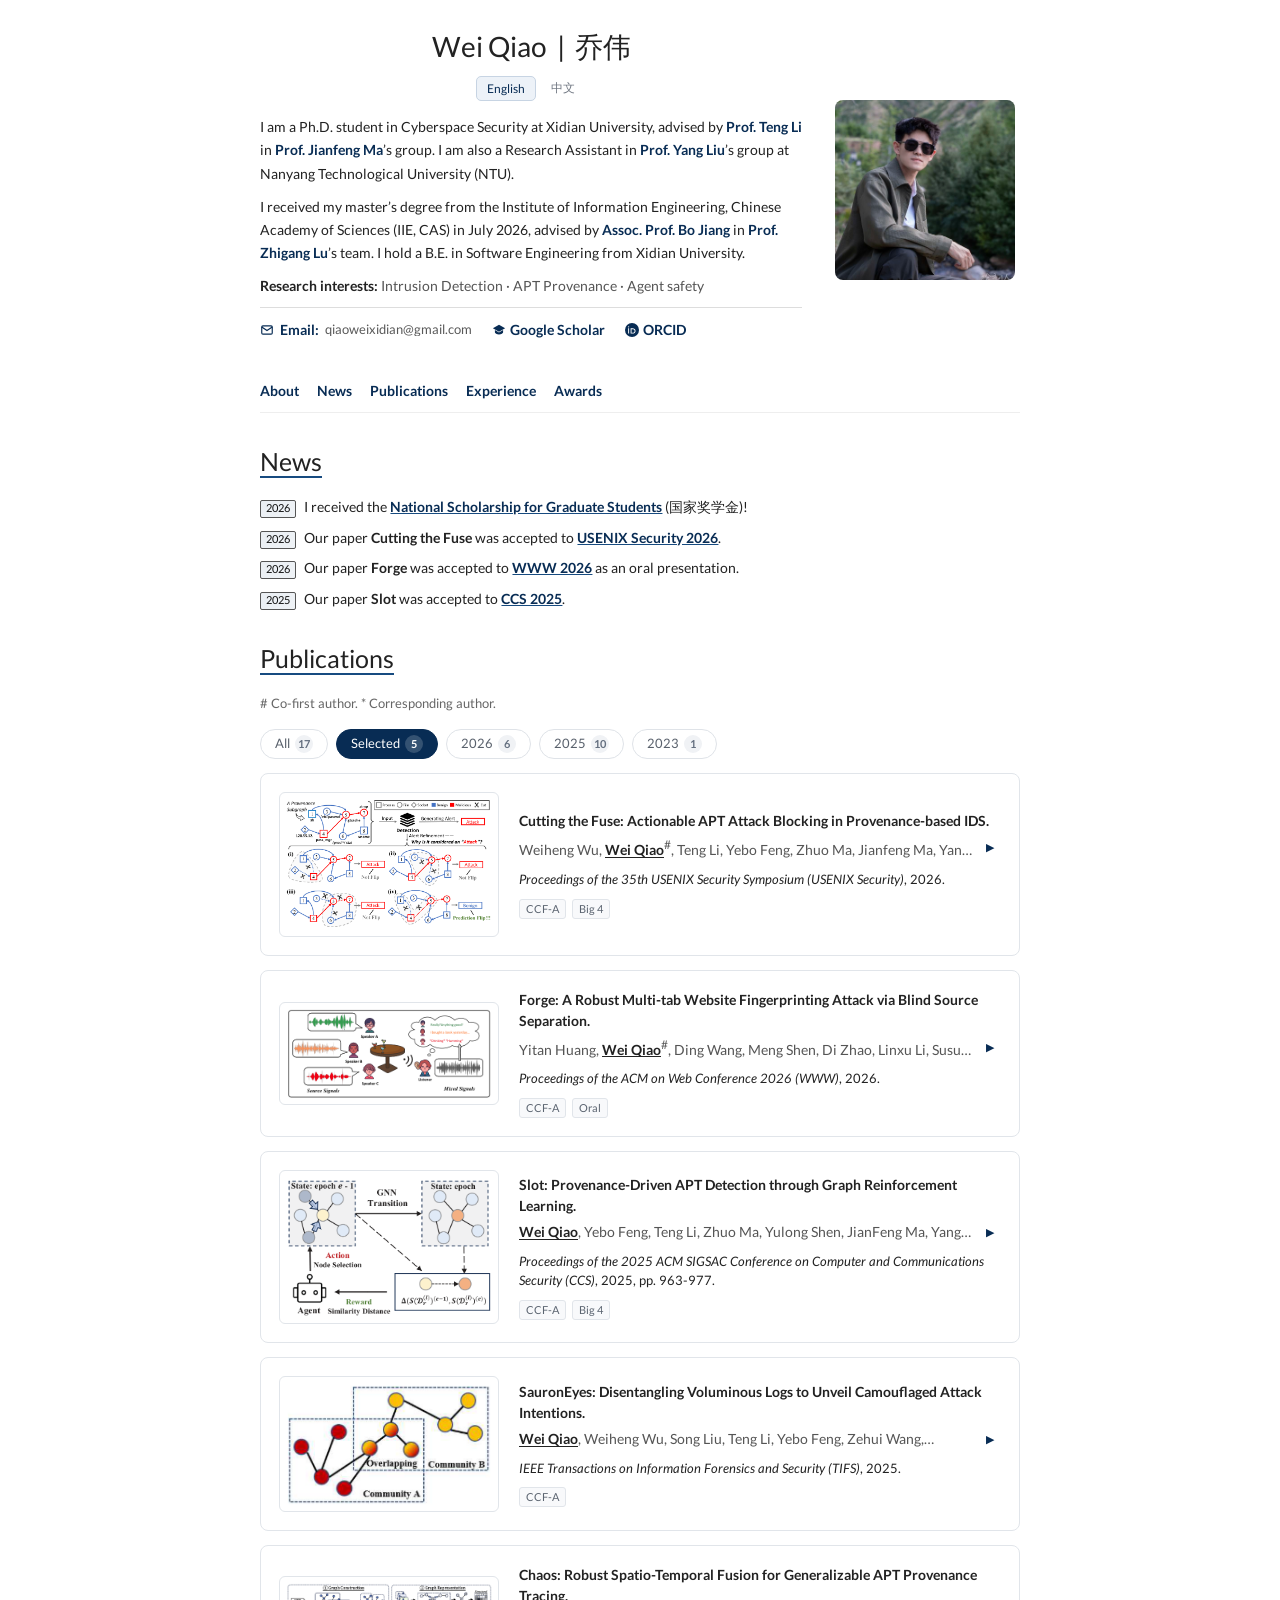
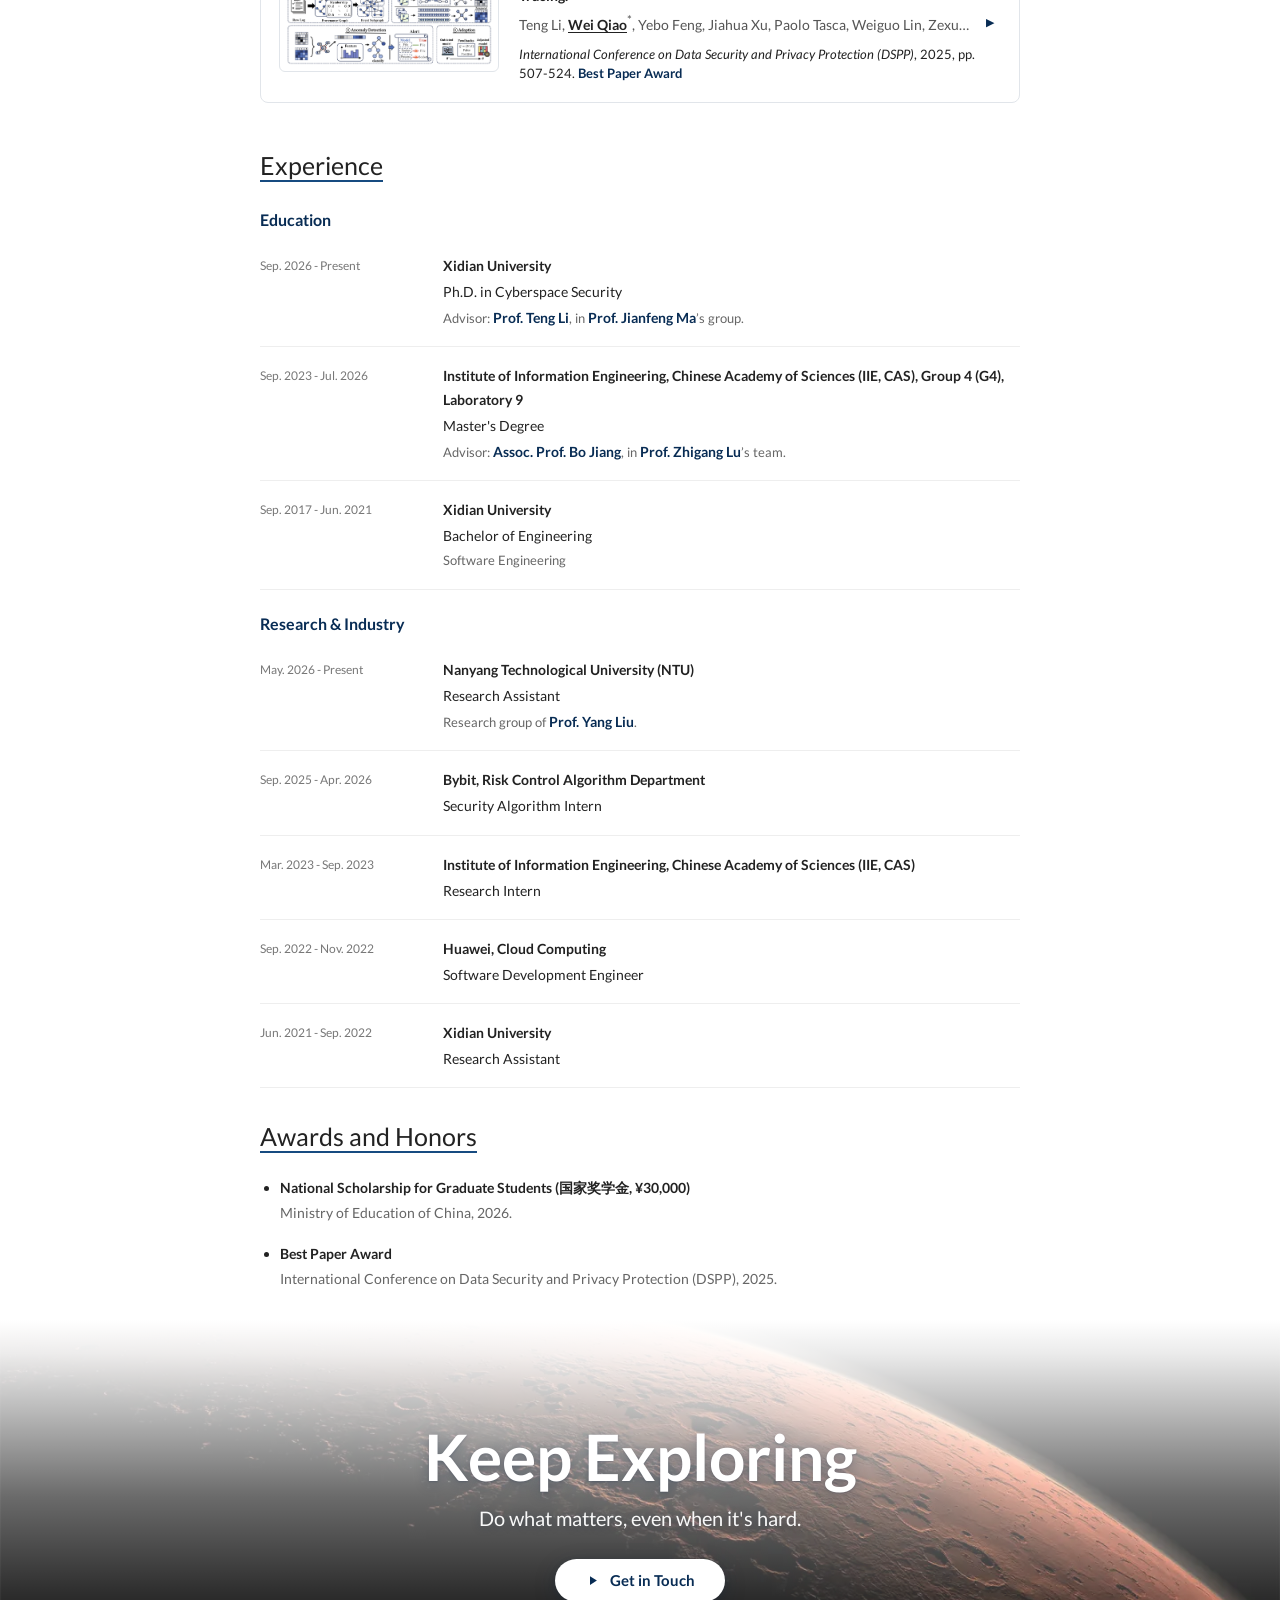
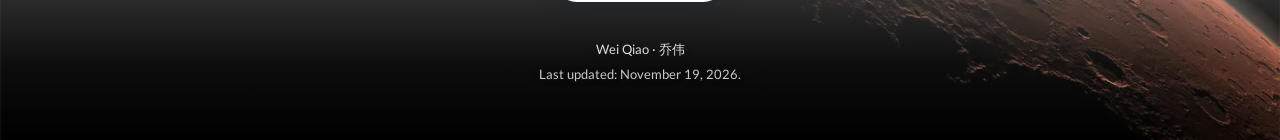
<file: index.html>
<!DOCTYPE html>
<html lang="en">
<head>
  <meta charset="UTF-8">
  <meta name="viewport" content="width=device-width, initial-scale=1">
  <title>Wei Qiao (乔伟) | Academic Homepage</title>
  <meta name="author" content="Wei Qiao">
  <meta name="description" content="Wei Qiao — Ph.D. student at Xidian University. Research in intrusion detection, APT provenance, and agent safety.">
  <link rel="icon" type="image/svg+xml" href="images/wei-qiao.svg">
  <link rel="stylesheet" href="stylesheet.css">
  <link rel="stylesheet" href="profile.css">
  <script src="profile.js" defer></script>
</head>
<body>
<main>
  <section id="about" class="page-section profile-header" aria-labelledby="profile-name">
    <div>
      <h1 id="profile-name">Wei Qiao &nbsp;|&nbsp; <span lang="zh-CN">乔伟</span></h1>
      <div class="bio-language-switch" role="group" aria-label="Biography language" hidden>
        <button type="button" data-bio-language="en" lang="en" aria-pressed="true" aria-controls="bio-en">English</button>
        <button type="button" data-bio-language="zh-CN" lang="zh-CN" aria-pressed="false" aria-controls="bio-zh">中文</button>
      </div>
      <div class="profile-bio" id="bio-en" lang="en">
      <p>I am a Ph.D. student in Cyberspace Security at Xidian University, advised by <a href="https://faculty.xidian.edu.cn/LT6/zh_CN/index.htm">Prof. Teng Li</a> in <a href="https://web.xidian.edu.cn/jfma/">Prof. Jianfeng Ma</a>’s group. I am also a Research Assistant in <a href="https://personal.ntu.edu.sg/yangliu/">Prof. Yang Liu</a>’s group at Nanyang Technological University (NTU).</p>
      <p>I received my master’s degree from the Institute of Information Engineering, Chinese Academy of Sciences (IIE, CAS) in July 2026, advised by <a href="https://people.ucas.ac.cn/~bojiang">Assoc. Prof. Bo Jiang</a> in <a href="https://people.ucas.ac.cn/~luzhigang">Prof. Zhigang Lu</a>’s team. I hold a B.E. in Software Engineering from Xidian University.</p>
      <p class="research-interests"><strong>Research interests:</strong> Intrusion Detection · APT Provenance · Agent safety</p>
      </div>
      <div class="profile-bio" id="bio-zh" lang="zh-CN" hidden>
        <p>我目前是西安电子科技大学网络空间安全专业的博士研究生，在 <a href="https://web.xidian.edu.cn/jfma/">马建峰教授</a>团队中，由 <a href="https://faculty.xidian.edu.cn/LT6/zh_CN/index.htm">李腾教授</a>指导。同时，我在新加坡南洋理工大学（NTU）<a href="https://personal.ntu.edu.sg/yangliu/">刘杨教授</a>团队担任研究助理。</p>
        <p>我于 2026 年 7 月获得中国科学院信息工程研究所硕士学位，在 <a href="https://people.ucas.ac.cn/~luzhigang">卢志刚教授</a>团队中，由 <a href="https://people.ucas.ac.cn/~bojiang">姜波副教授</a>指导。本科毕业于西安电子科技大学软件工程专业，获工学学士学位。</p>
        <p class="research-interests"><strong>研究方向：</strong>入侵检测 · APT 攻击溯源 · 智能体安全</p>
      </div>
      <p class="contact-links"><a href="mailto:qiaoweixidian@gmail.com" id="email-copy" class="email-link" title="Copy email address"><svg aria-hidden="true" viewBox="0 0 24 24" fill="none" stroke="currentColor" stroke-width="2"><rect x="3" y="5" width="18" height="14" rx="2"/><path d="m3 7 9 6 9-6"/></svg>Email: <span class="contact-sub">qiaoweixidian@gmail.com</span></a>
        <a class="scholar-link" href="https://scholar.google.com/citations?user=_OFu_KEAAAAJ&amp;hl=en" target="_blank" rel="noopener noreferrer"><svg aria-hidden="true" viewBox="0 0 24 24" fill="currentColor"><path d="M12 3 1.5 9 12 15 22.5 9 12 3Z"/><path d="M5 12.1v4.2c0 1.2 3.1 3.2 7 3.2s7-2 7-3.2v-4.2l-7 4-7-4Z"/></svg>Google Scholar</a>
        <a class="orcid-link" href="https://orcid.org/0000-0003-1561-9466" target="_blank" rel="noopener noreferrer"><svg aria-hidden="true" viewBox="0 0 24 24" fill="currentColor"><circle cx="12" cy="12" r="12"/><circle cx="6.2" cy="6.5" r="1" fill="#fff"/><path fill="#fff" d="M5.4 9h1.6v9H5.4zm4.2 0h3.1c3.3 0 5.4 1.7 5.4 4.5S16 18 12.7 18H9.6zm1.6 1.5v6h1.5c2.4 0 3.8-1.1 3.8-3s-1.4-3-3.8-3z"/></svg>ORCID</a></p>
    </div>
    <img class="profile-mark" src="images/wei-qiao.jpg" width="800" height="1200" alt="Wei Qiao outdoors in the mountains">
  </section>
  <nav class="section-links" aria-label="Page sections"><a href="#about">About</a><a href="#news">News</a><a href="#publications">Publications</a><a href="#experience">Experience</a><a href="#awards">Awards</a></nav>
  <section id="news" class="page-section" aria-labelledby="news-title">
    <h2 id="news-title">News</h2>
    <ul class="news-entries">
      <li><span class="news-date-badge">2026</span> I received the <span class="news-highlight">National Scholarship for Graduate Students</span> (国家奖学金)!</li>
      <li><span class="news-date-badge">2026</span> Our paper <strong>Cutting the Fuse</strong> was accepted to <span class="news-highlight">USENIX Security 2026</span>.</li>
      <li><span class="news-date-badge">2026</span> Our paper <strong>Forge</strong> was accepted to <span class="news-highlight">WWW 2026</span> as an oral presentation.</li>
      <li><span class="news-date-badge">2025</span> Our paper <strong>Slot</strong> was accepted to <span class="news-highlight">CCS 2025</span>.</li>
    </ul>
  </section>
  <section id="publications" class="page-section" aria-labelledby="publications-title">
    <h2 id="publications-title">Publications</h2>
    <p class="publication-note"># Co-first author. * Corresponding author.</p>
    <div class="tag-filter" id="tagFilter" role="group" aria-label="Filter publications">
      <button type="button" class="tag-btn" data-tag="all" aria-pressed="false">All</button>
      <button type="button" class="tag-btn active" data-tag="selected" aria-pressed="true">Selected</button>
      <button type="button" class="tag-btn" data-tag="2026" aria-pressed="false">2026</button>
      <button type="button" class="tag-btn" data-tag="2025" aria-pressed="false">2025</button>
      <button type="button" class="tag-btn" data-tag="2023" aria-pressed="false">2023</button>
    </div>
    <table class="publications-table" aria-label="Publications"><tbody>
<tr data-tags="2026">
      <td class="paper-card"><div class="paper-layout"><div class="paper-content"><h3>LOGSAID: Sentiment analysis-guided advanced persistent threat detection via log provenance analysis.</h3>
        <div class="publication-authors-shell"><div class="publication-authors" id="authors-logsaid">Tianqi Dong, <strong>Wei Qiao</strong><sup>#</sup>, Beining Huang, Weihang Wang, Xueying Han, Bo Jiang, Zhigang Lu, Baoxu Liu.</div><button type="button" class="publication-authors-toggle" aria-controls="authors-logsaid" aria-expanded="false" aria-label="Expand author list" title="Expand author list">▶</button></div>
        <p class="paper-venue"><em>Computer Networks</em>, 2026.</p>
      </div></div></td></tr>
<tr data-tags="2026,selected" class="selected-paper">

      <td class="paper-card"><div class="paper-layout"><a class="paper-image-link" href="images/paper/cutting-the-fuse-counterfactual.png" target="_blank" rel="noopener noreferrer" aria-label="View full-size Cutting the Fuse figure"><img class="paper-image" src="images/paper/cutting-the-fuse-counterfactual.webp" alt="Counterfactual attack example: different edge interventions and the resulting attack or benign predictions" width="735" height="465" loading="lazy" decoding="async"></a><div class="paper-content"><h3>Cutting the Fuse: Actionable APT Attack Blocking in Provenance-based IDS.</h3>
        <div class="publication-authors-shell"><div class="publication-authors" id="authors-0">Weiheng Wu, <strong>Wei Qiao</strong><sup>#</sup>, Teng Li, Yebo Feng, Zhuo Ma, Jianfeng Ma, Yang Liu.</div><button type="button" class="publication-authors-toggle" aria-controls="authors-0" aria-expanded="false" aria-label="Expand author list" title="Expand author list">▶</button></div>
        <p class="paper-venue"><em>Proceedings of the 35th USENIX Security Symposium (USENIX Security)</em>, 2026.</p>
        <div class="paper-badges"><span class="paper-badge">CCF-A</span><span class="paper-badge">Big 4</span></div>
      </div></div></td></tr>
<tr data-tags="2026,selected" class="selected-paper">

      <td class="paper-card"><div class="paper-layout"><a class="paper-image-link" href="images/paper/forge-cocktail-party.png" target="_blank" rel="noopener noreferrer" aria-label="View full-size Forge figure"><img class="paper-image" src="images/paper/forge-cocktail-party.webp" alt="Cocktail party analogy: separating one speaker from mixed signals, motivating Forge’s traffic separation" width="516" height="222" loading="lazy" decoding="async"></a><div class="paper-content"><h3>Forge: A Robust Multi-tab Website Fingerprinting Attack via Blind Source Separation.</h3>
        <div class="publication-authors-shell"><div class="publication-authors" id="authors-1">Yitan Huang, <strong>Wei Qiao</strong><sup>#</sup>, Ding Wang, Meng Shen, Di Zhao, Linxu Li, Susu Cui, Bo Jiang, Zhigang Lu, Baoxu Liu.</div><button type="button" class="publication-authors-toggle" aria-controls="authors-1" aria-expanded="false" aria-label="Expand author list" title="Expand author list">▶</button></div>
        <p class="paper-venue"><em>Proceedings of the ACM on Web Conference 2026 (WWW)</em>, 2026.</p>
        <div class="paper-badges"><span class="paper-badge">CCF-A</span><span class="paper-badge">Oral</span></div>
      </div></div></td></tr>
<tr data-tags="2026" class="">

      <td class="paper-card"><div class="paper-layout"><div class="paper-content"><h3>Btda: A Robust Framework for Encrypted Traffic Classification with Byte-Level TLS Data Augmentation.</h3>
        <div class="publication-authors-shell"><div class="publication-authors" id="authors-2">Ding Wang, Xiaobo Yang, Zelin Cui, <strong>Wei Qiao</strong>, Weiheng Wu, Yitan Huang, Susu Cui, Bo Jiang, Zhigang Lu.</div><button type="button" class="publication-authors-toggle" aria-controls="authors-2" aria-expanded="false" aria-label="Expand author list" title="Expand author list">▶</button></div>
        <p class="paper-venue"><em>2026 IEEE International Conference on Acoustics, Speech and Signal Processing (ICASSP)</em>, 2026.</p>

      </div></div></td></tr>
<tr data-tags="2026" class="">

      <td class="paper-card"><div class="paper-layout"><div class="paper-content"><h3>TrafficMoE: Adaptive Multi-Perspective Feature Fusion for Enhancing Malicious Traffic General Detection Capability.</h3>
        <div class="publication-authors-shell"><div class="publication-authors" id="authors-3">Jian Qin, Xueying Han, Yunpeng Li, Dongqi Han, <strong>Wei Qiao</strong>, Xiaobo Yang, Zelin Cui, Bo Jiang, Zhigang Lu.</div><button type="button" class="publication-authors-toggle" aria-controls="authors-3" aria-expanded="false" aria-label="Expand author list" title="Expand author list">▶</button></div>
        <p class="paper-venue"><em>2026 IEEE International Conference on Acoustics, Speech and Signal Processing (ICASSP)</em>, 2026.</p>

      </div></div></td></tr>
<tr data-tags="2026" class="">

      <td class="paper-card"><div class="paper-layout"><div class="paper-content"><h3>FLARE: Fine-grained Lateral Movement Detection via Temporal Edge Learning.</h3>
        <div class="publication-authors-shell"><div class="publication-authors" id="authors-4">Deli Kong, Xueying Han, Boyuan Xu, <strong>Wei Qiao</strong>, Tian Tian, Yiru Gong, Bo Jiang, Zhigang Lu.</div><button type="button" class="publication-authors-toggle" aria-controls="authors-4" aria-expanded="false" aria-label="Expand author list" title="Expand author list">▶</button></div>
        <p class="paper-venue"><em>The 27th International Conference on Web Information Systems Engineering (WISE)</em>, 2026.</p>

      </div></div></td></tr>
<tr data-tags="2025,selected" class="selected-paper">

      <td class="paper-card"><div class="paper-layout"><a class="paper-image-link" href="images/paper/slot-neighbor-selection.png" target="_blank" rel="noopener noreferrer" aria-label="View full-size Slot figure"><img class="paper-image" src="images/paper/slot-neighbor-selection.webp" alt="Reinforcement-learning-guided graph neighbor selection with an agent, state transition, action, and reward" width="552" height="375" loading="lazy" decoding="async"></a><div class="paper-content"><h3>Slot: Provenance-Driven APT Detection through Graph Reinforcement Learning.</h3>
        <div class="publication-authors-shell"><div class="publication-authors" id="authors-5"><strong>Wei Qiao</strong>, Yebo Feng, Teng Li, Zhuo Ma, Yulong Shen, JianFeng Ma, Yang Liu.</div><button type="button" class="publication-authors-toggle" aria-controls="authors-5" aria-expanded="false" aria-label="Expand author list" title="Expand author list">▶</button></div>
        <p class="paper-venue"><em>Proceedings of the 2025 ACM SIGSAC Conference on Computer and Communications Security (CCS)</em>, 2025, pp. 963-977.</p>
        <div class="paper-badges"><span class="paper-badge">CCF-A</span><span class="paper-badge">Big 4</span></div>
      </div></div></td></tr>
<tr data-tags="2025,selected" class="selected-paper">

      <td class="paper-card"><div class="paper-layout"><a class="paper-image-link" href="images/paper/sauroneyes-overlapping-clusters.png" target="_blank" rel="noopener noreferrer" aria-label="View full-size SauronEyes figure"><img class="paper-image" src="images/paper/sauroneyes-overlapping-clusters.webp" alt="Overlapping attack clusters: two communities sharing graph nodes" width="441" height="261" loading="lazy" decoding="async"></a><div class="paper-content"><h3>SauronEyes: Disentangling Voluminous Logs to Unveil Camouflaged Attack Intentions.</h3>
        <div class="publication-authors-shell"><div class="publication-authors" id="authors-6"><strong>Wei Qiao</strong>, Weiheng Wu, Song Liu, Teng Li, Yebo Feng, Zehui Wang, Junrong Liu, Bo Jiang, Zhigang Lu, Baoxu Liu.</div><button type="button" class="publication-authors-toggle" aria-controls="authors-6" aria-expanded="false" aria-label="Expand author list" title="Expand author list">▶</button></div>
        <p class="paper-venue"><em>IEEE Transactions on Information Forensics and Security (TIFS)</em>, 2025.</p>
        <div class="paper-badges"><span class="paper-badge">CCF-A</span></div>
      </div></div></td></tr>
<tr data-tags="2025,selected" class="selected-paper">

      <td class="paper-card"><div class="paper-layout"><a class="paper-image-link" href="images/paper/chaos-framework.png" target="_blank" rel="noopener noreferrer" aria-label="View full-size Chaos framework figure"><img class="paper-image" src="images/paper/chaos-framework.webp" alt="Chaos framework: graph construction, spatio-temporal graph representation, anomaly detection, and adaptation" width="1029" height="408" loading="lazy" decoding="async"></a><div class="paper-content"><h3>Chaos: Robust Spatio-Temporal Fusion for Generalizable APT Provenance Tracing.</h3>
        <div class="publication-authors-shell"><div class="publication-authors" id="authors-7">Teng Li, <strong>Wei Qiao</strong><sup>*</sup>, Yebo Feng, Jiahua Xu, Paolo Tasca, Weiguo Lin, Zexu Dang, Zhuo Ma, Jianfeng Ma.</div><button type="button" class="publication-authors-toggle" aria-controls="authors-7" aria-expanded="false" aria-label="Expand author list" title="Expand author list">▶</button></div>
        <p class="paper-venue"><em>International Conference on Data Security and Privacy Protection (DSPP)</em>, 2025, pp. 507-524. <span class="pub-award">Best Paper Award</span></p>

      </div></div></td></tr>
<tr data-tags="2025" class="">

      <td class="paper-card"><div class="paper-layout"><div class="paper-content"><h3>Brewing Vodka: Distilling Pure Knowledge for Lightweight Threat Detection in Audit Logs.</h3>
        <div class="publication-authors-shell"><div class="publication-authors" id="authors-8">Weiheng Wu, <strong>Wei Qiao</strong>, Wenhao Yan, Bo Jiang, Yuling Liu, Baoxu Liu, Zhigang Lu, Junrong Liu.</div><button type="button" class="publication-authors-toggle" aria-controls="authors-8" aria-expanded="false" aria-label="Expand author list" title="Expand author list">▶</button></div>
        <p class="paper-venue"><em>Proceedings of the ACM on Web Conference 2025 (WWW)</em>, 2025, pp. 2172-2182.</p>

      </div></div></td></tr>
<tr data-tags="2025" class="">

      <td class="paper-card"><div class="paper-layout"><div class="paper-content"><h3>Sentient: Multi-Scenario Behavioral Intent Analysis for Advanced Persistent Threat Detection.</h3>
        <div class="publication-authors-shell"><div class="publication-authors" id="authors-9">Wenhao Yan, Ning An, <strong>Wei Qiao</strong>, Weiheng Wu, Bo Jiang, Yuling Liu, Zhigang Lu, Junrong Liu.</div><button type="button" class="publication-authors-toggle" aria-controls="authors-9" aria-expanded="false" aria-label="Expand author list" title="Expand author list">▶</button></div>
        <p class="paper-venue"><em>AAAI Conference on Artificial Intelligence (AAAI)</em>, 2025.</p>

      </div></div></td></tr>
<tr data-tags="2025" class="">

      <td class="paper-card"><div class="paper-layout"><div class="paper-content"><h3>Towards Effective Black-Box Attacks on DoH Tunnel Detection Systems.</h3>
        <div class="publication-authors-shell"><div class="publication-authors" id="authors-10">Linghao Li, Yan Zhu, Yun Li, <strong>Wei Qiao</strong>, Zelin Cui, Susu Cui, Bo Jiang, Zhigang Lu.</div><button type="button" class="publication-authors-toggle" aria-controls="authors-10" aria-expanded="false" aria-label="Expand author list" title="Expand author list">▶</button></div>
        <p class="paper-venue"><em>Computer Networks</em>, 2025, pp. 111524.</p>

      </div></div></td></tr>
<tr data-tags="2025" class="">

      <td class="paper-card"><div class="paper-layout"><div class="paper-content"><h3>PathWatcher: A Path-Based Behavior Detection Method for Attack Detection and Investigation.</h3>
        <div class="publication-authors-shell"><div class="publication-authors" id="authors-11">Zehui Wang, Hao Li, Yinhao Qi, <strong>Wei Qiao</strong>, Song Liu, Chen Zhang, Bo Jiang, Zhigang Lu.</div><button type="button" class="publication-authors-toggle" aria-controls="authors-11" aria-expanded="false" aria-label="Expand author list" title="Expand author list">▶</button></div>
        <p class="paper-venue"><em>Computers &amp; Security</em>, 2025, pp. 104563.</p>

      </div></div></td></tr>
<tr data-tags="2025" class="">

      <td class="paper-card"><div class="paper-layout"><div class="paper-content"><h3>PanThreat: Global Resource-Based Anomaly Detection for APTs.</h3>
        <div class="publication-authors-shell"><div class="publication-authors" id="authors-12">Wenhao Yan, Weiheng Wu, Bingsheng Bi, <strong>Wei Qiao</strong>, Bo Jiang, Yuling Liu, Junrong Liu.</div><button type="button" class="publication-authors-toggle" aria-controls="authors-12" aria-expanded="false" aria-label="Expand author list" title="Expand author list">▶</button></div>
        <p class="paper-venue"><em>28th International Conference on Computer Supported Cooperative Work in Design (CSCWD)</em>, 2025, pp. 135-140.</p>

      </div></div></td></tr>
<tr data-tags="2025" class="">

      <td class="paper-card"><div class="paper-layout"><div class="paper-content"><h3>DCASI: A Sequence-based Attack Investigation Method Using DTW Contrastive Learning.</h3>
        <div class="publication-authors-shell"><div class="publication-authors" id="authors-13">Yun Li, <strong>Wei Qiao</strong>, Yan Zhu, Yunxiang Wang, Bo Jiang, Zhigang Lu.</div><button type="button" class="publication-authors-toggle" aria-controls="authors-13" aria-expanded="false" aria-label="Expand author list" title="Expand author list">▶</button></div>
        <p class="paper-venue"><em>IEEE International Conference on Acoustics, Speech and Signal Processing (ICASSP)</em>, 2025, pp. 1-5.</p>

      </div></div></td></tr>
<tr data-tags="2025" class="">

      <td class="paper-card"><div class="paper-layout"><div class="paper-content"><h3>LogWF: Anomaly Detection for Distributed Systems Based on Log Workflow Mining.</h3>
        <div class="publication-authors-shell"><div class="publication-authors" id="authors-14">Teng Li, Shengkai Zhang, Yebo Feng, Jiahua Xu, Yaxuan Xie, <strong>Wei Qiao</strong>, Jianfeng Ma.</div><button type="button" class="publication-authors-toggle" aria-controls="authors-14" aria-expanded="false" aria-label="Expand author list" title="Expand author list">▶</button></div>
        <p class="paper-venue"><em>45th IEEE International Conference on Distributed Computing Systems WorkShop (ICDCSW)</em>, 2025.</p>

      </div></div></td></tr>
<tr data-tags="2023" class="">

      <td class="paper-card"><div class="paper-layout"><div class="paper-content"><h3>T-trace: Constructing the APTs Provenance Graphs through Multiple Syslogs Correlation.</h3>
        <div class="publication-authors-shell"><div class="publication-authors" id="authors-15">Teng Li, Ximeng Liu, <strong>Wei Qiao</strong>, Xiongjie Zhu, Yulong Shen, Jianfeng Ma.</div><button type="button" class="publication-authors-toggle" aria-controls="authors-15" aria-expanded="false" aria-label="Expand author list" title="Expand author list">▶</button></div>
        <p class="paper-venue"><em>IEEE Transactions on Dependable and Secure Computing (TDSC)</em>, 2023, vol. 21, no. 3, pp. 1179-1195.</p>

      </div></div></td></tr>
    </tbody></table>
  </section>
  <section id="experience" class="page-section" aria-labelledby="experience-title">
    <h2 id="experience-title">Experience</h2>
    <h3 class="subsection-title">Education</h3>
    <ul class="experience-list">
<li class="experience-entry"><span class="experience-date">Sep. 2026 - Present</span><div><h4>Xidian University</h4><p>Ph.D. in Cyberspace Security</p><p class="experience-detail">Advisor: <a href="https://faculty.xidian.edu.cn/LT6/zh_CN/index.htm">Prof. Teng Li</a>, in <a href="https://web.xidian.edu.cn/jfma/">Prof. Jianfeng Ma</a>’s group.</p></div></li>
<li class="experience-entry"><span class="experience-date">Sep. 2023 - Jul. 2026</span><div><h4>Institute of Information Engineering, Chinese Academy of Sciences (IIE, CAS), Group 4 (G4), Laboratory 9</h4><p>Master&#x27;s Degree</p><p class="experience-detail">Advisor: <a href="https://people.ucas.ac.cn/~bojiang">Assoc. Prof. Bo Jiang</a>, in <a href="https://people.ucas.ac.cn/~luzhigang">Prof. Zhigang Lu</a>’s team.</p></div></li>
<li class="experience-entry"><span class="experience-date">Sep. 2017 - Jun. 2021</span><div><h4>Xidian University</h4><p>Bachelor of Engineering</p><p class="experience-detail">Software Engineering</p></div></li>
    </ul>
    <h3 class="subsection-title">Research &amp; Industry</h3>
    <ul class="experience-list">
<li class="experience-entry"><span class="experience-date">May. 2026 - Present</span><div><h4>Nanyang Technological University (NTU)</h4><p>Research Assistant</p><p class="experience-detail">Research group of <a href="https://personal.ntu.edu.sg/yangliu/">Prof. Yang Liu</a>.</p></div></li>
<li class="experience-entry"><span class="experience-date">Sep. 2025 - Apr. 2026</span><div><h4>Bybit, Risk Control Algorithm Department</h4><p>Security Algorithm Intern</p></div></li>
<li class="experience-entry"><span class="experience-date">Mar. 2023 - Sep. 2023</span><div><h4>Institute of Information Engineering, Chinese Academy of Sciences (IIE, CAS)</h4><p>Research Intern</p></div></li>
<li class="experience-entry"><span class="experience-date">Sep. 2022 - Nov. 2022</span><div><h4>Huawei, Cloud Computing</h4><p>Software Development Engineer</p></div></li>
<li class="experience-entry"><span class="experience-date">Jun. 2021 - Sep. 2022</span><div><h4>Xidian University</h4><p>Research Assistant</p></div></li>
    </ul>
  </section>
  <section id="awards" class="page-section" aria-labelledby="awards-title">
    <h2 id="awards-title">Awards and Honors</h2>
    <ul class="awards-list"><li><strong>National Scholarship for Graduate Students (国家奖学金, ¥30,000)</strong><p>Ministry of Education of China, 2026.</p></li><li><strong>Best Paper Award</strong><p>International Conference on Data Security and Privacy Protection (DSPP), 2025.</p></li></ul>
  </section>
</main>
  <section class="mountain-footer" aria-label="Footer landscape">
    <div class="mountain-stage">
      <picture>
        <source type="image/webp" srcset="images/experience/background-960.webp 960w, images/experience/background-1440.webp 1440w, images/experience/background-1920.webp 1920w" sizes="100vw">
        <img class="mountain-img" src="images/experience/background.jpeg" alt="Planetary landscape" loading="lazy" decoding="async" fetchpriority="low"
             onerror="this.style.display='none'; this.closest('picture').nextElementSibling.style.display='block';">
      </picture>
      <div class="mountain-fallback" style="display:none;"></div>
      <div class="mountain-content">
        <h2>Keep Exploring</h2>
        <p class="mountain-sub">Do what matters, even when it's hard.</p>
        <a href="mailto:qiaoweixidian@gmail.com" class="mountain-cta">
          <svg viewBox="0 0 24 24" fill="currentColor" aria-hidden="true"><path d="M8 5v14l11-7z"/></svg>
          <span>Get in Touch</span>
        </a>
        <p class="mountain-footnote">
          <span>Wei Qiao · 乔伟</span>
          <span class="mountain-updated">Last updated: <!-- LAST_UPDATED_START -->November 19, 2026<!-- LAST_UPDATED_END -->.</span>
        </p>
      </div>
    </div>
  </section>


<button type="button" id="backToTop" title="Back to top" aria-label="Back to top"><svg aria-hidden="true" viewBox="0 0 24 24" fill="none" stroke="currentColor" stroke-width="2.5"><polyline points="18 15 12 9 6 15"/></svg></button>
<div id="toast" class="toast-message" role="status" aria-live="polite"></div>
</body>
</html>
</file>
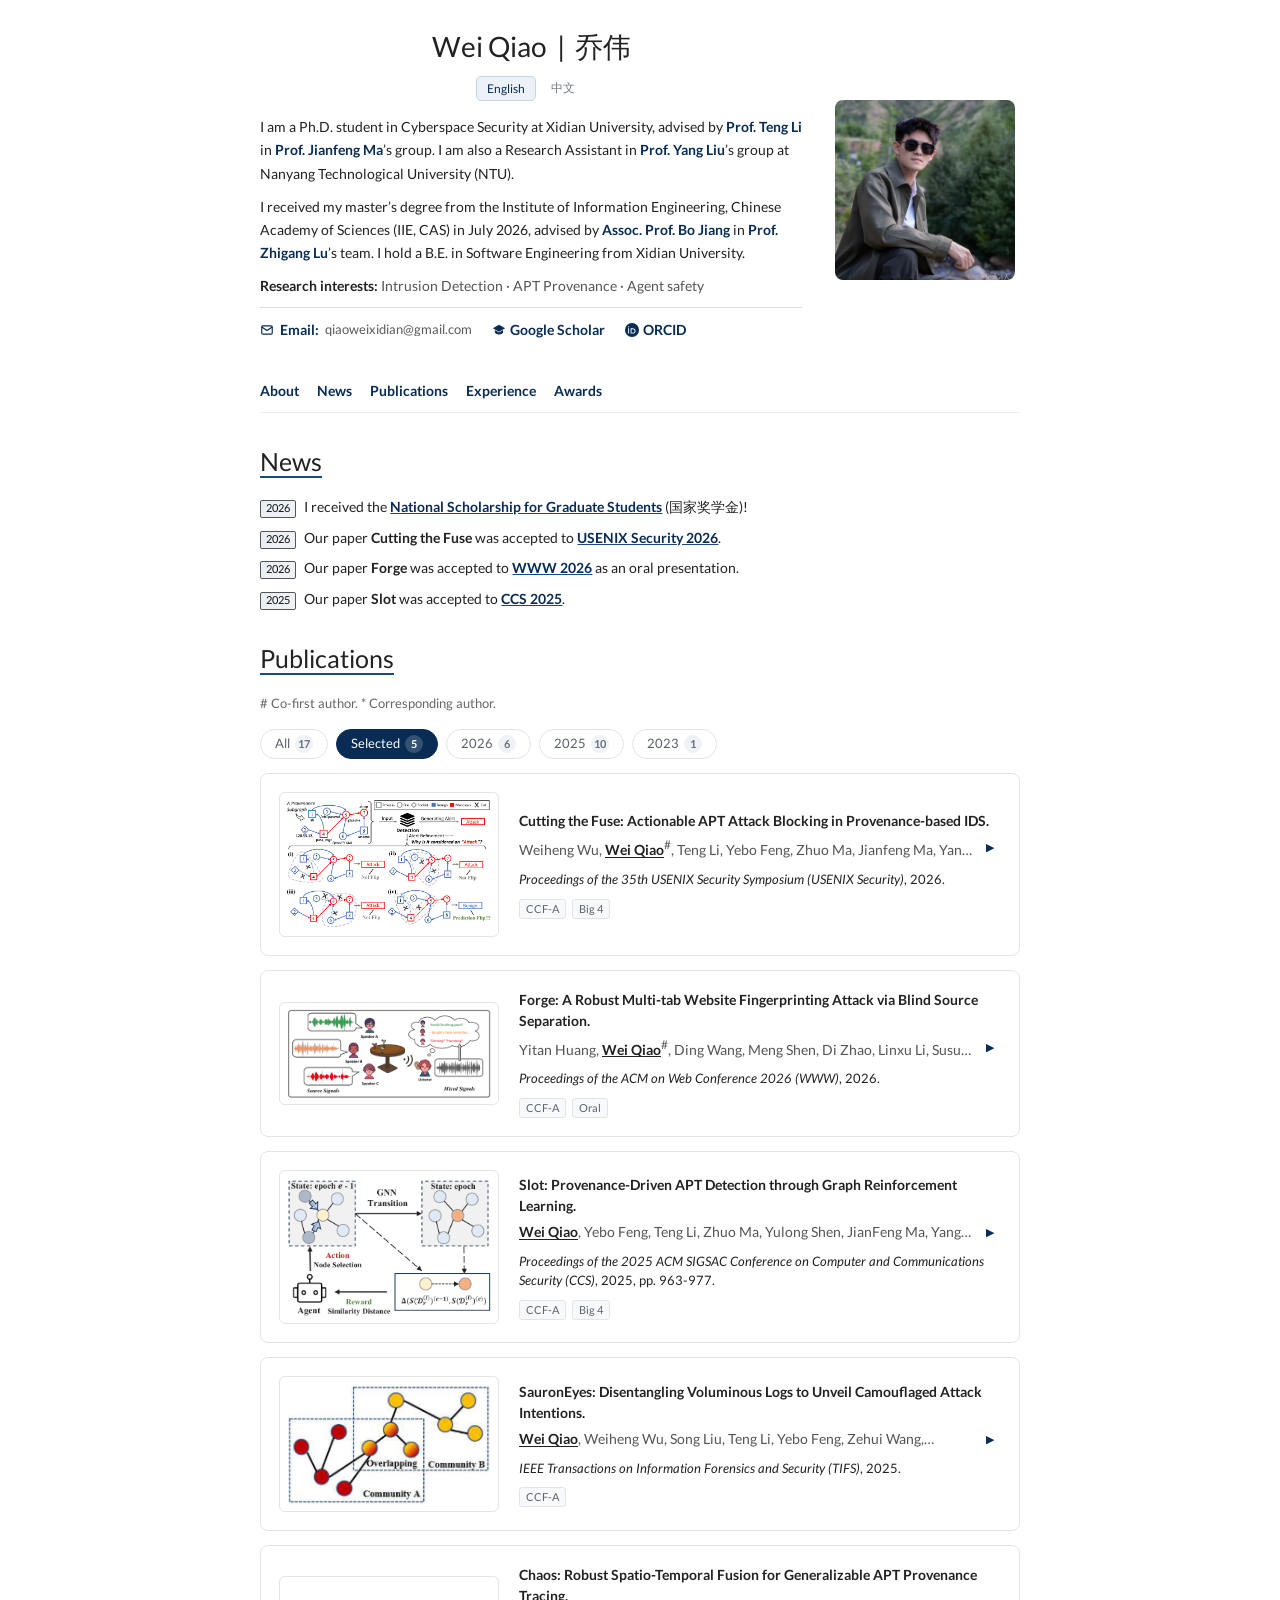
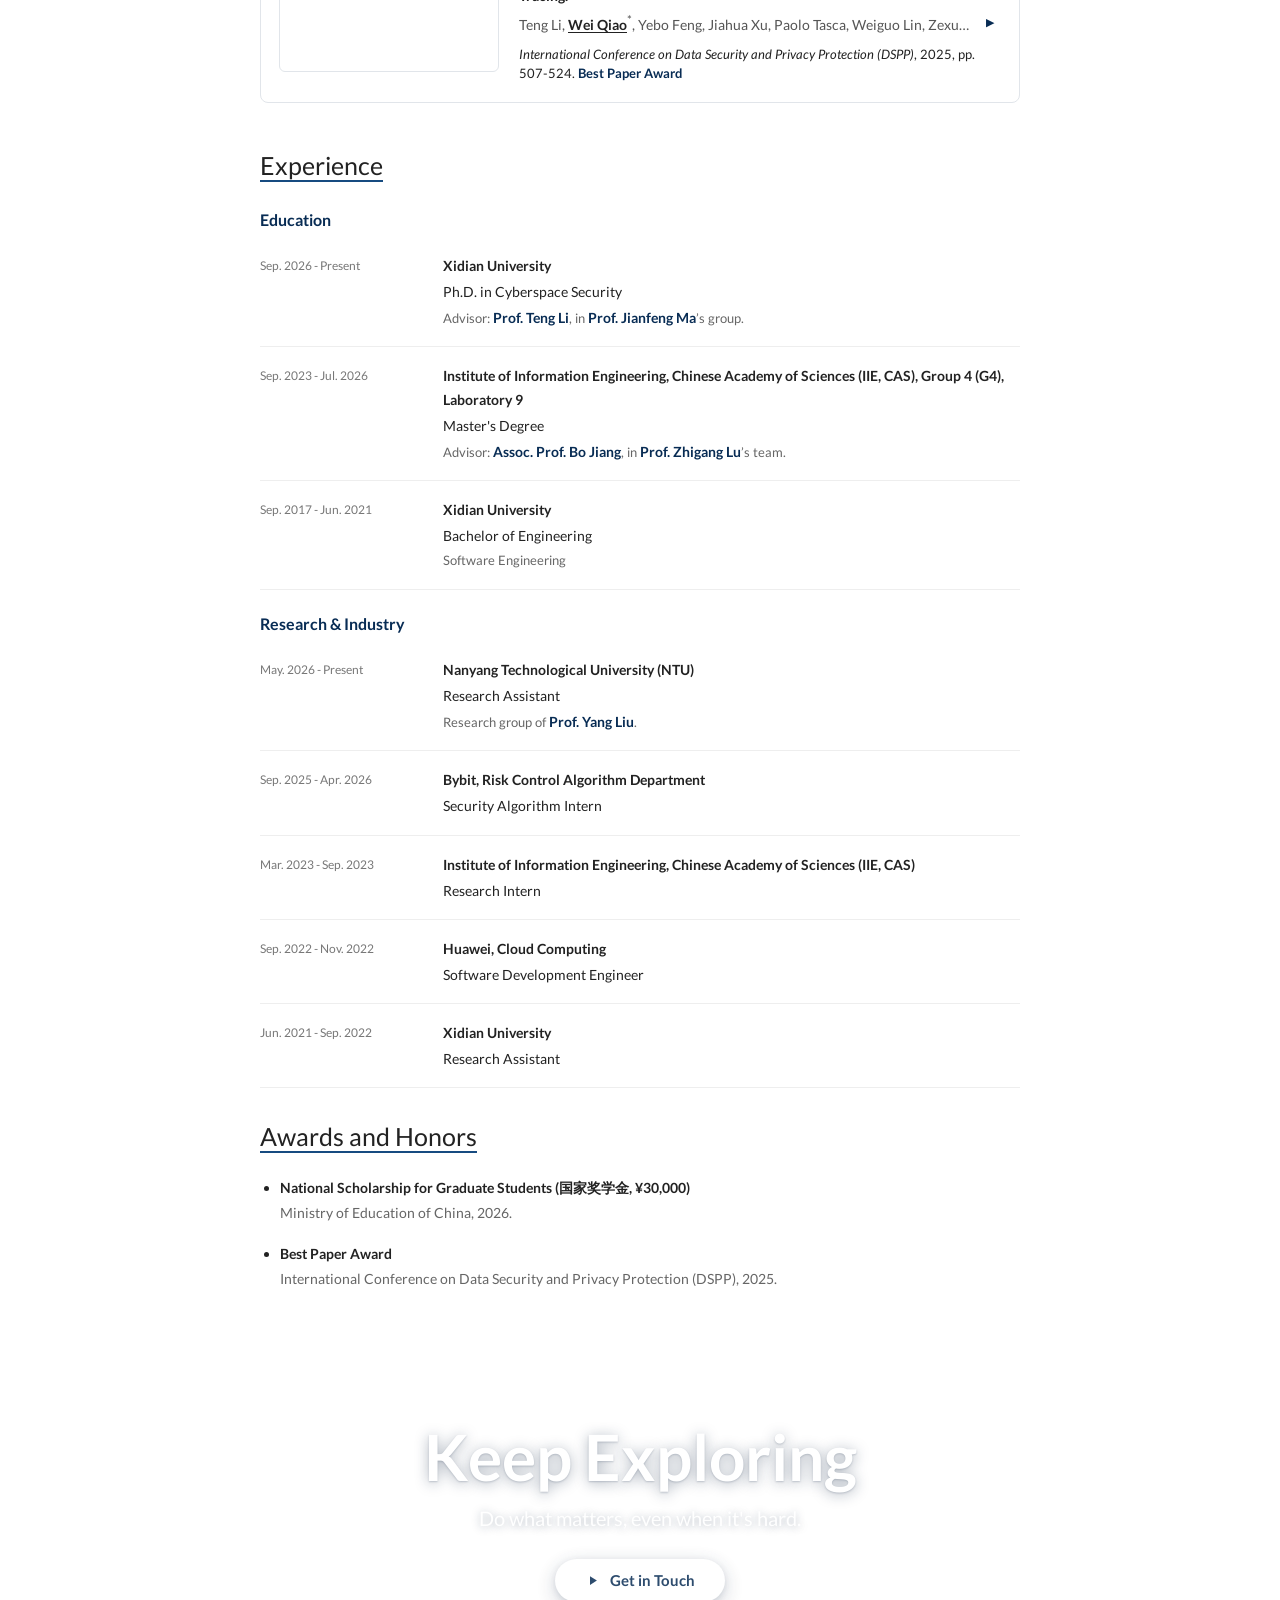
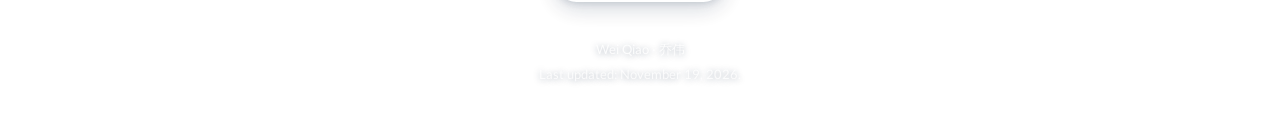
<file: experience.html>
<!DOCTYPE html>
<html lang="en"><head><meta charset="utf-8"><meta name="viewport" content="width=device-width, initial-scale=1"><meta http-equiv="refresh" content="0; url=./#experience"><title>Wei Qiao — Academic Homepage</title><link rel="canonical" href="https://weiii-qiao.github.io/#experience"></head><body><p><a href="./#experience">Continue to Wei Qiao’s academic homepage</a>.</p></body></html>
</file>
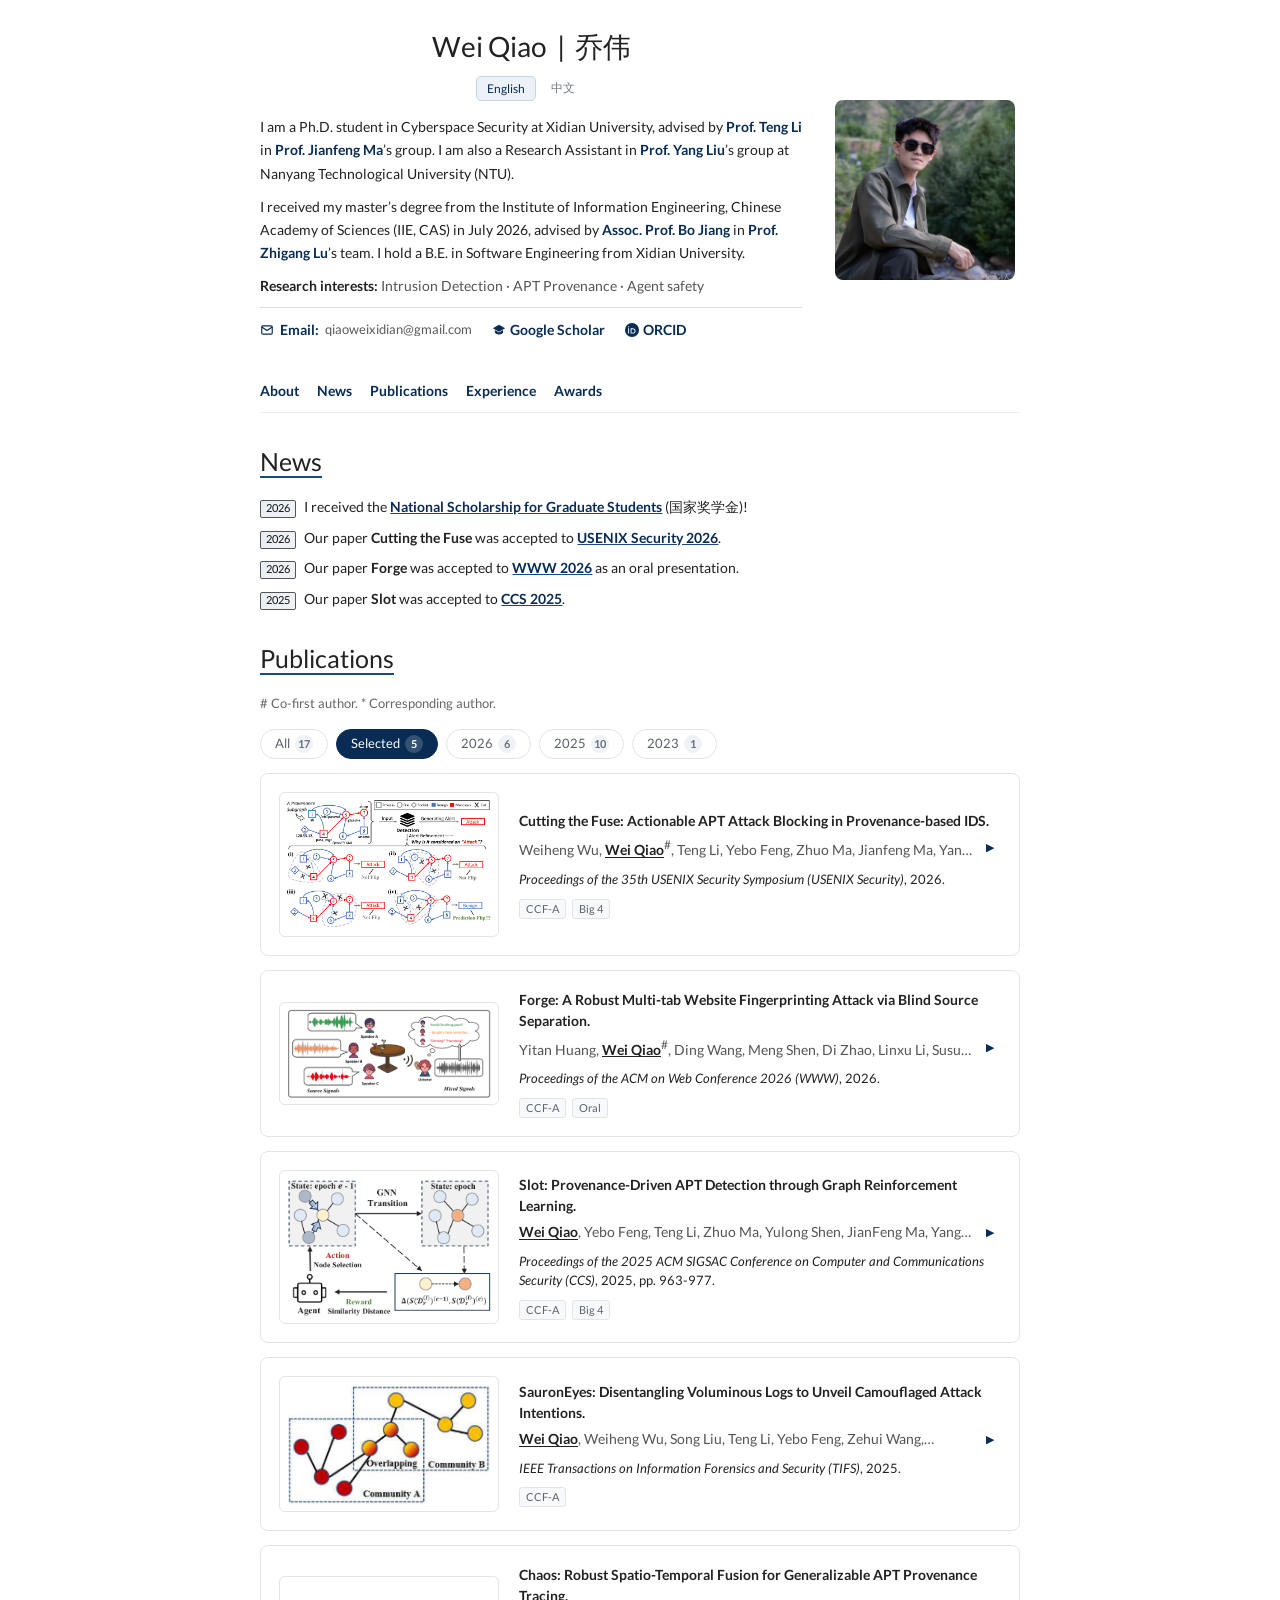
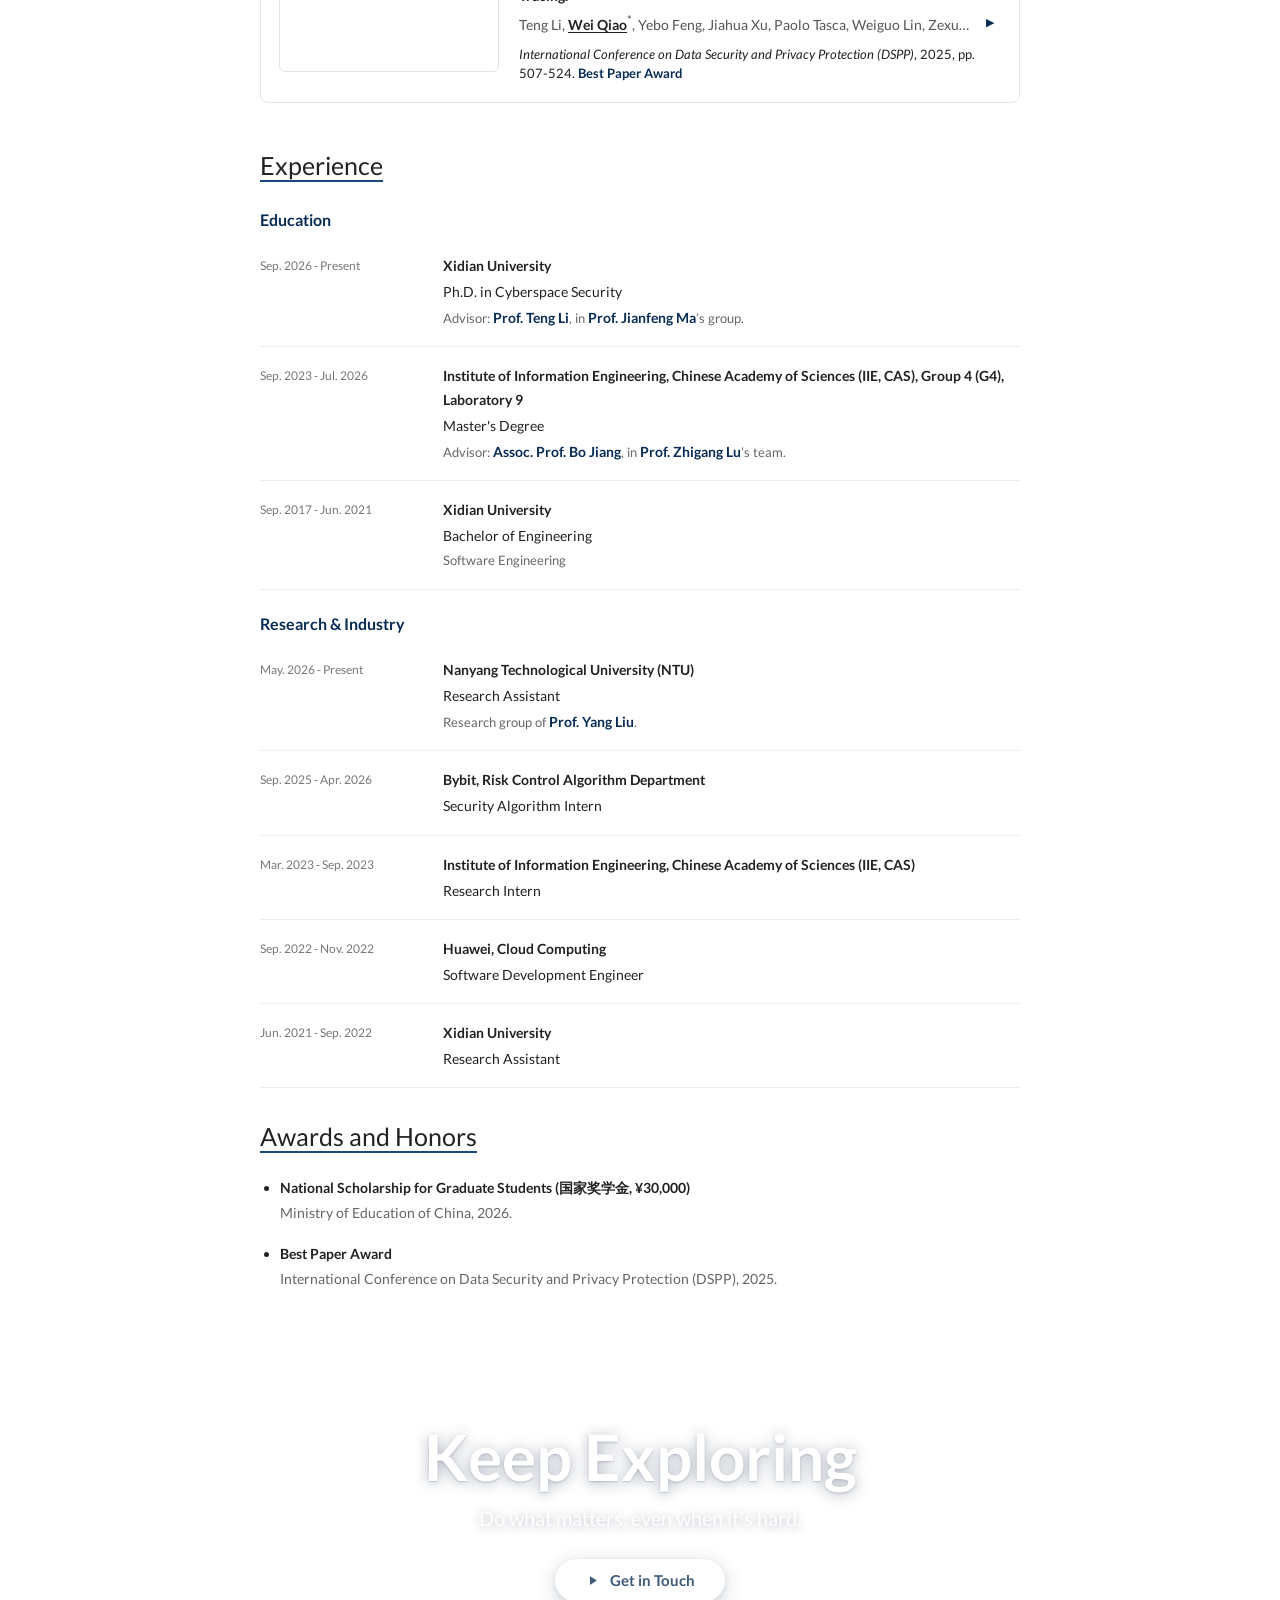
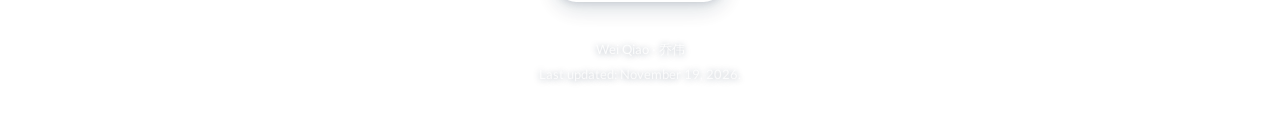
<file: person.html>
<!DOCTYPE html>
<html lang="en"><head><meta charset="utf-8"><meta name="viewport" content="width=device-width, initial-scale=1"><meta http-equiv="refresh" content="0; url=./#about"><title>Wei Qiao — Academic Homepage</title><link rel="canonical" href="https://weiii-qiao.github.io/#about"></head><body><p><a href="./#about">Continue to Wei Qiao’s academic homepage</a>.</p></body></html>
</file>
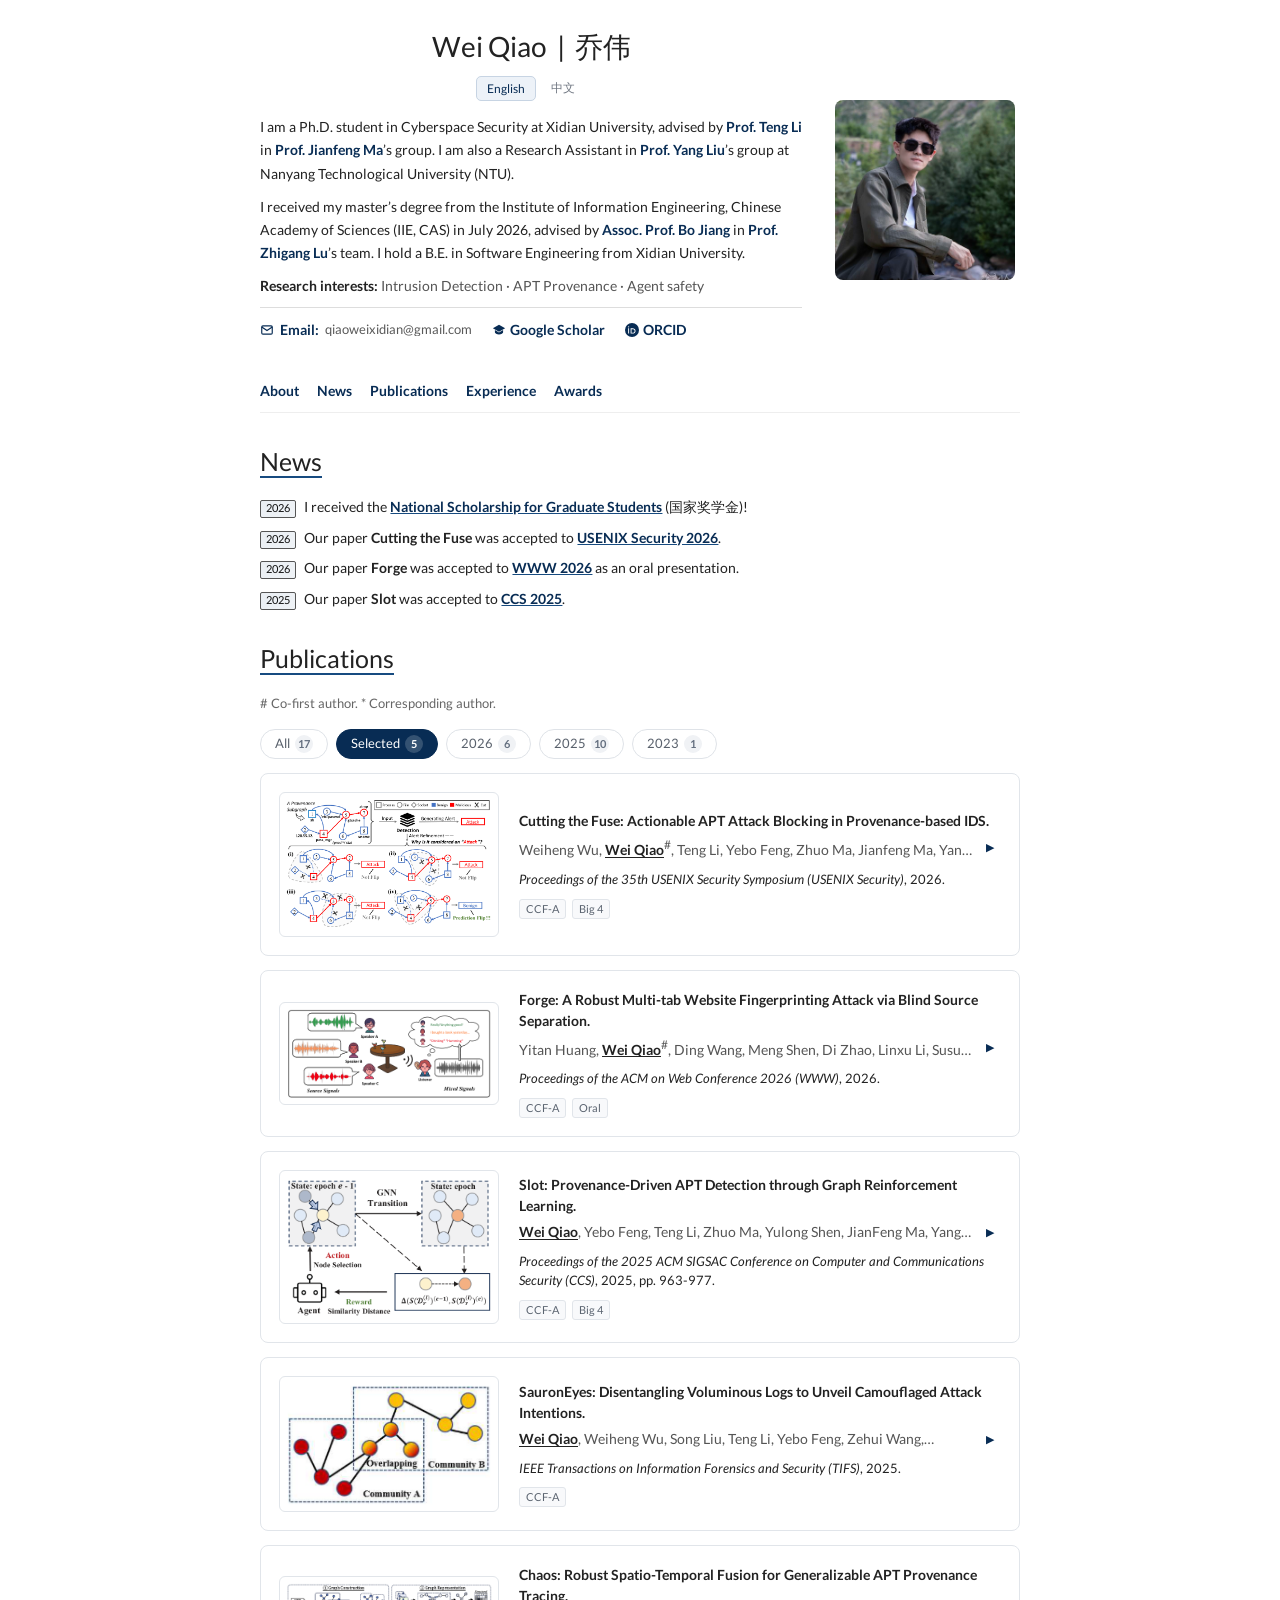
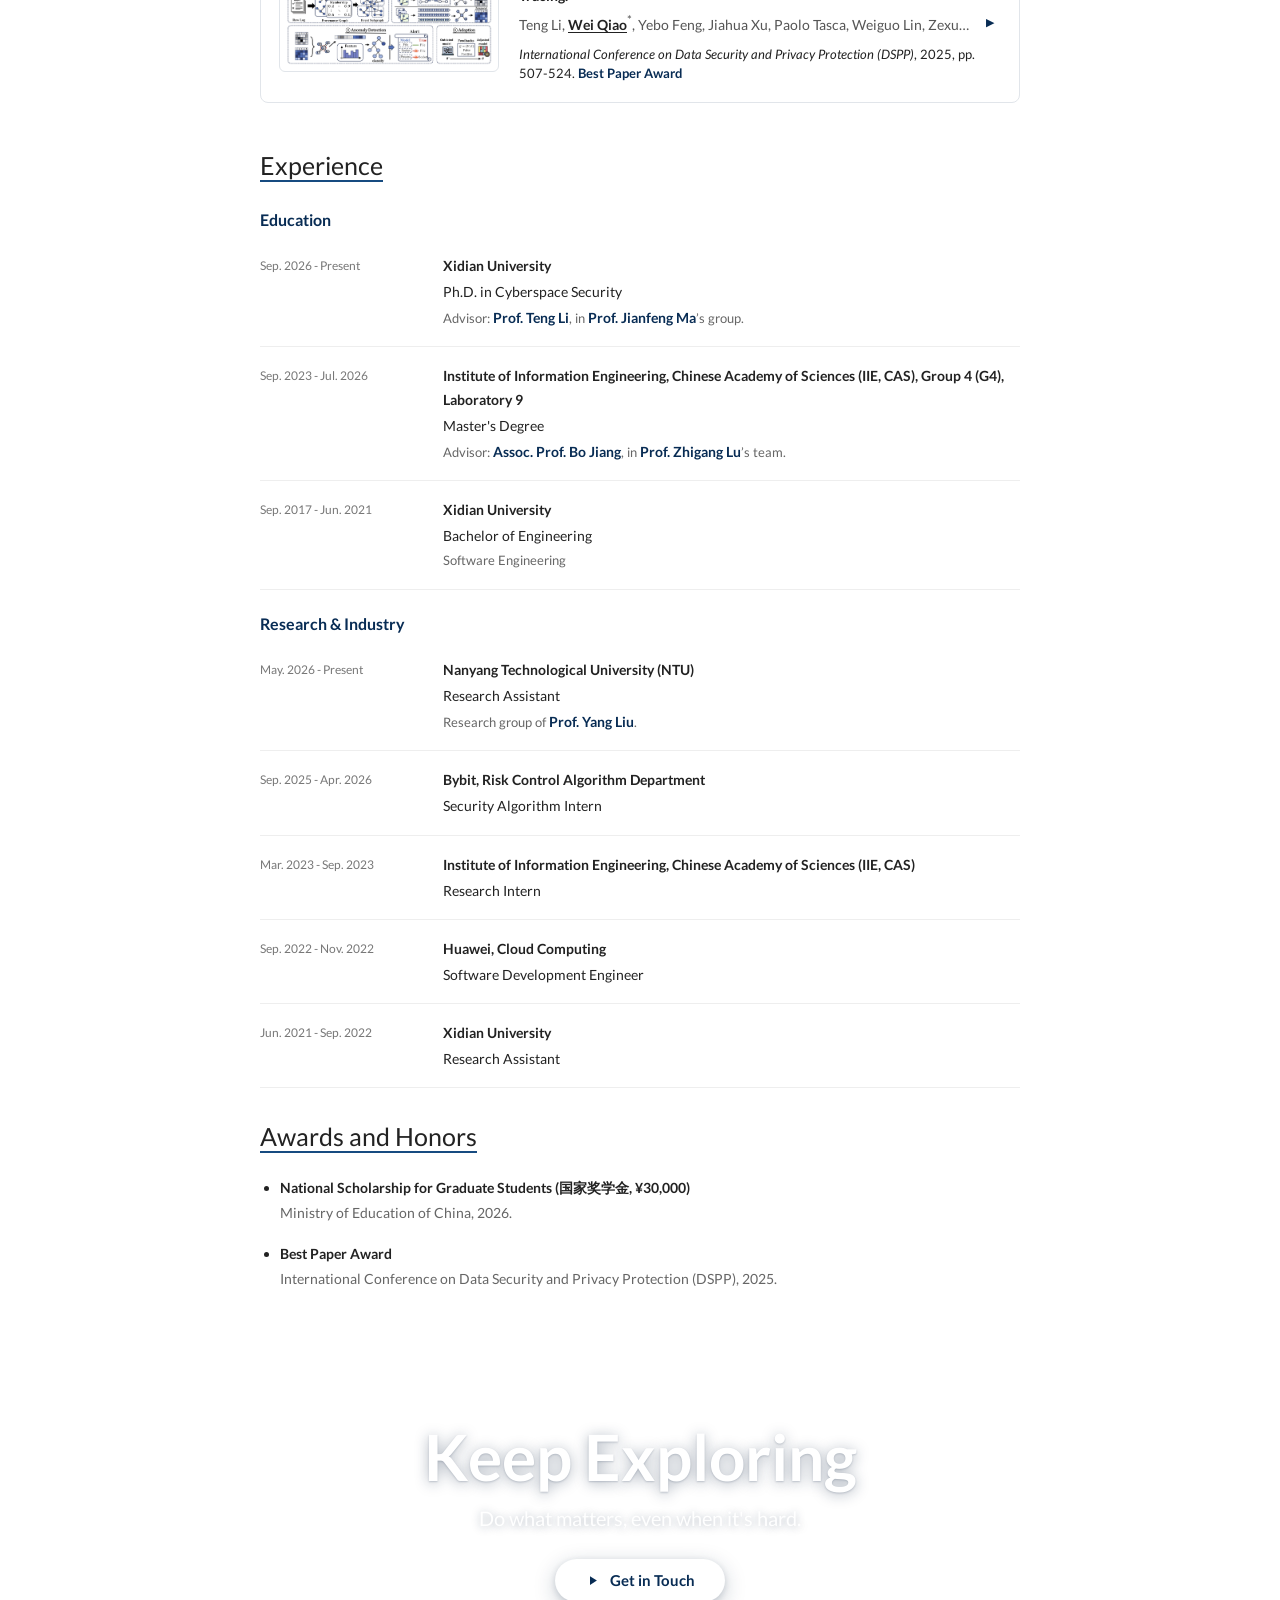
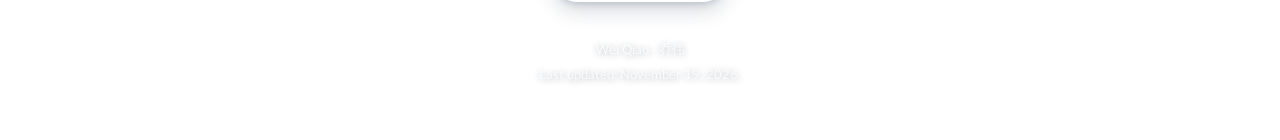
<file: publication.html>
<!DOCTYPE html>
<html lang="en"><head><meta charset="utf-8"><meta name="viewport" content="width=device-width, initial-scale=1"><meta http-equiv="refresh" content="0; url=./#publications"><title>Wei Qiao — Academic Homepage</title><link rel="canonical" href="https://weiii-qiao.github.io/#publications"></head><body><p><a href="./#publications">Continue to Wei Qiao’s academic homepage</a>.</p></body></html>
</file>
<file: stylesheet.css>
@font-face {
  font-family: 'Lato';
  font-style: italic;
  font-weight: 400;
  src: local('Lato Italic'), local('Lato-Italic'), url(fonts/S6u8w4BMUTPHjxsAXC-qNiXg7Q.woff2) format('woff2');
  unicode-range: U+0000-00FF, U+0131, U+0152-0153, U+02BB-02BC, U+02C6, U+02DA, U+02DC, U+2000-206F, U+2074, U+20AC, U+2122, U+2191, U+2193, U+2212, U+2215, U+FEFF, U+FFFD;
}
@font-face {
  font-family: 'Lato';
  font-style: italic;
  font-weight: 700;
  src: local('Lato Bold Italic'), local('Lato-BoldItalic'), url(fonts/S6u_w4BMUTPHjxsI5wq_Gwftx9897g.woff2) format('woff2');
  unicode-range: U+0000-00FF, U+0131, U+0152-0153, U+02BB-02BC, U+02C6, U+02DA, U+02DC, U+2000-206F, U+2074, U+20AC, U+2122, U+2191, U+2193, U+2212, U+2215, U+FEFF, U+FFFD;
}
@font-face {
  font-family: 'Lato';
  font-style: normal;
  font-weight: 400;
  src: local('Lato Regular'), local('Lato-Regular'), url(fonts/S6uyw4BMUTPHjx4wXiWtFCc.woff2) format('woff2');
  unicode-range: U+0000-00FF, U+0131, U+0152-0153, U+02BB-02BC, U+02C6, U+02DA, U+02DC, U+2000-206F, U+2074, U+20AC, U+2122, U+2191, U+2193, U+2212, U+2215, U+FEFF, U+FFFD;
}
@font-face {
  font-family: 'Lato';
  font-style: normal;
  font-weight: 700;
  src: local('Lato Bold'), local('Lato-Bold'), url(fonts/S6u9w4BMUTPHh6UVSwiPGQ3q5d0.woff2) format('woff2');
  unicode-range: U+0000-00FF, U+0131, U+0152-0153, U+02BB-02BC, U+02C6, U+02DA, U+02DC, U+2000-206F, U+2074, U+20AC, U+2122, U+2191, U+2193, U+2212, U+2215, U+FEFF, U+FFFD;
}


a {
  color: #f49300;
  text-decoration: none;
}
b {
  color: #ff0000;
  text-decoration: none;
}
c {
  color: #000000;
  text-decoration: none;
}

a:focus,
a:hover {
  color: #6e3519;
  text-decoration: none;
}

a.a1 { color:rgb(222, 113, 255);}
a.a1:focus,
a.a1:hover { color:rgb(95, 23, 110);
  text-decoration: none;}

.contact-links {
  text-align: left;
}

.contact-line {
  display: flex;
  align-items: center;
  flex-wrap: wrap;
  gap: 3px;
  line-height: 1.8;
}

.contact-links a {
  display: inline-flex;
  align-items: center;
  gap: 4px;
}

.contact-links .email-link {
  gap: 6px;
  max-width: 100%;
}

.contact-links .email-link .contact-sub {
  display: inline-block;
  max-width: 230px;
  color: #9ca3af;
  font-size: 12px;
  font-weight: 400;
  line-height: 1;
  white-space: nowrap;
  overflow: hidden;
  text-overflow: ellipsis;
  opacity: 0.82;
  letter-spacing: 0;
}

.contact-links .email-link:hover .contact-sub,
.contact-links .email-link:focus .contact-sub {
  color: #6b7280;
}

.contact-links svg {
  width: 14px;
  height: 14px;
  color: currentColor;
  flex-shrink: 0;
  vertical-align: -2px;
}



body,
td,
th,
tr,
p,
a {
  font-family: 'Lato', Verdana, Helvetica, sans-serif;
  font-size: 14px;
}

html {
  scroll-behavior: smooth;
}

.page-section {
  scroll-margin-top: 24px;
}

.section-drip-nav {
  position: fixed;
  top: 50%;
  right: 377px;
  z-index: 50;
  display: flex;
  flex-direction: column;
  gap: 18px;
  transform: translateY(-50%);
  transition: opacity 0.2s ease, visibility 0.2s ease;
}

.section-drip-nav.is-footer-visible {
  opacity: 0;
  visibility: hidden;
  pointer-events: none;
}

.section-drip-nav::before {
  content: '';
  position: absolute;
  top: 9px;
  bottom: 9px;
  left: 11px;
  width: 1px;
  background: linear-gradient(to bottom, rgba(229, 231, 235, 0), #d1d5db 12%, #d1d5db 88%, rgba(229, 231, 235, 0));
}

.section-drip-nav a {
  position: relative;
  display: inline-flex;
  align-items: center;
  min-height: 22px;
  color: #555;
  text-decoration: none;
  outline: none;
}

.section-drip-nav a::before {
  content: '';
  width: 11px;
  height: 15px;
  margin: 0 12px 0 6px;
  border: 1px solid #d1d5db;
  border-radius: 999px 999px 999px 2px;
  background: #fffdf7;
  box-shadow: 0 1px 4px rgba(0, 0, 0, 0.06);
  transform: rotate(-45deg);
  transition: background 0.18s ease, border-color 0.18s ease, transform 0.18s ease;
}

.section-drip-nav span {
  padding: 3px 8px;
  border: 1px solid transparent;
  border-radius: 4px;
  background: rgba(255, 255, 255, 0.72);
  color: #444;
  font-size: 12px;
  line-height: 1.2;
  white-space: nowrap;
  opacity: 0.72;
  transition: opacity 0.18s ease, color 0.18s ease, background 0.18s ease, border-color 0.18s ease;
}

.section-drip-nav a:hover::before,
.section-drip-nav a:focus::before {
  border-color: #fba524;
  background: #fff7df;
  transform: rotate(-45deg) scale(1.12);
}

.section-drip-nav a:hover span,
.section-drip-nav a:focus span {
  opacity: 1;
  color: #111;
  border-color: #e5e7eb;
  background: rgba(255, 255, 255, 0.95);
}

#awards {
  scroll-margin-top: 96px;
  scroll-margin-bottom: 220px;
}


strong {
  font-family: 'Lato', Verdana, Helvetica, sans-serif;
  font-size: 14px;
}

heading {
  font-family: 'Lato', Verdana, Helvetica, sans-serif;
  font-size: 25px;
  /*color: #313164;*/
  text-decoration: underline;
  text-decoration-style: solid;
  -webkit-text-decoration-color: #ad7020;
  text-decoration-color: #fba524; /* #ac715b; */
}

/* News Timeline */
.news-list {
  list-style: none;
  padding: 0;
  margin: 8px 0 0 0;
  position: relative;
}
/* vertical connecting line */
.news-list::before {
  content: '';
  position: absolute;
  left: 3px;
  top: 18px;
  bottom: 18px;
  width: 2px;
  background: linear-gradient(to bottom, #f3d008, #fba524);
  border-radius: 1px;
  opacity: 0.35;
}
.news-item {
  display: flex;
  align-items: flex-start;
  gap: 14px;
  padding: 10px 12px 10px 0;
  margin-bottom: 2px;
  border-radius: 10px;
  transition: background 0.2s ease, transform 0.2s ease;
  line-height: 1.65;
  position: relative;
  animation: newsSlideIn 0.4s ease both;
}
.news-item:nth-child(1) { animation-delay: 0s; }
.news-item:nth-child(2) { animation-delay: 0.08s; }
.news-item:nth-child(3) { animation-delay: 0.08s; }
.news-item:nth-child(4) { animation-delay: 0.16s; }
.news-item:nth-child(5) { animation-delay: 0.24s; }
@keyframes newsSlideIn {
  from { opacity: 0; transform: translateX(-10px); }
  to   { opacity: 1; transform: translateX(0); }
}
.news-item:hover {
  background: rgba(251, 165, 36, 0.06);
  transform: translateX(3px);
}
/* Collapse: hide items after 5th */
.news-list:not(.expanded) .news-item:nth-child(n+6) {
  display: none;
}
.news-dot {
  flex-shrink: 0;
  width: 9px;
  height: 9px;
  border-radius: 50%;
  background: #f3d008;
  margin-top: 7px;
  box-shadow: 0 0 0 3px rgba(243, 208, 8, 0.18);
  position: relative;
  z-index: 1;
  transition: transform 0.2s ease, box-shadow 0.2s ease;
}
.news-item:hover .news-dot {
  transform: scale(1.35);
  box-shadow: 0 0 0 5px rgba(243, 208, 8, 0.25);
}
.news-body {
  display: flex;
  flex-direction: column;
  gap: 2px;
}
.news-date {
  font-size: 12px;
  font-weight: 700;
  color: #b0a070;
  letter-spacing: 0.03em;
  font-variant-numeric: tabular-nums;
}
.news-date-badge {
  display: inline-block;
  margin-right: 5px;
  padding: 0 5px 1px;
  border: 1px solid #555;
  border-radius: 2px;
  background: linear-gradient(135deg, rgba(251, 165, 36, 0.1), rgba(243, 208, 8, 0.08));
  color: #111;
  font-size: 11px;
  font-weight: 400;
  line-height: 1.35;
  letter-spacing: 0.01em;
  white-space: nowrap;
}
.news-entry {
  list-style: none;
  line-height: 1.35;
}
#news p {
  margin: 3px 0;
}
#news p.news-first-entry {
  margin-top: 1em;
}
#news {
  margin-bottom: 24px;
}
.news-highlight {
  text-decoration: underline;
  text-decoration-style: solid;
  -webkit-text-decoration-color: #ad7020;
  text-decoration-color: #fba524;
}
.news-text {
  font-size: 14px;
  color: #333;
}
.news-text .venue {
  font-weight: 700;
  color: #b47a00;
  background: linear-gradient(135deg, rgba(251, 165, 36, 0.12), rgba(243, 208, 8, 0.12));
  padding: 1px 8px;
  border-radius: 4px;
  font-size: 13px;
  letter-spacing: 0.03em;
  white-space: nowrap;
}
/* Show more / less toggle */
.news-toggle {
  display: none;
  background: none;
  border: none;
  color: #b47a00;
  font-size: 13px;
  cursor: pointer;
  padding: 6px 0 2px 23px;
  font-family: inherit;
  transition: color 0.2s;
}
.news-toggle:hover {
  color: #8a5c00;
}
.news-toggle.visible {
  display: block;
}

heading2 {
  font-family: 'Lato', Verdana, Helvetica, sans-serif;
  font-size: 25px;
  /*color: #313164;*/
  -webkit-text-decoration-color: #ad7020;
  text-decoration-color: #fba524; /* #ac715b; */
}

papertitle {
  font-family: 'Lato', Verdana, Helvetica, sans-serif;
  font-size: 14px;
  font-weight: 700
}

.publication-authors-shell {
  position: relative;
  padding-right: 24px;
  line-height: 1.5;
}

.publication-authors-shell:not(.expanded) .publication-authors {
  display: -webkit-box;
  -webkit-box-orient: vertical;
  -webkit-line-clamp: 1;
  line-clamp: 1;
  overflow: hidden;
}

.publication-authors-toggle {
  position: absolute;
  top: 0;
  right: 0;
  width: 22px;
  height: 22px;
  padding: 0;
  border: 0;
  background: transparent;
  color: #6e3519;
  font-size: 11px;
  line-height: 22px;
  text-align: center;
  cursor: url('images/icon/cursor-pointer.png'), pointer;
}

.publication-authors-toggle:hover,
.publication-authors-toggle:focus-visible {
  color: #f49300;
  outline: none;
}

name {
  font-family: 'Lato', Verdana, Helvetica, sans-serif;
  font-size: 28px;
}

abs {
  font-family: 'Lato', Verdana, Helvetica, sans-serif;
  font-size: 14px;
  color:
  #EB6400;
}
.one {
  width: 160px;
  height: 160px;
  position: relative;
}

.two {
  width: 160px;
  height: 160px;
  position: absolute;
  transition: opacity .2s ease-in-out;
  -moz-transition: opacity .2s ease-in-out;
  -webkit-transition: opacity .2s ease-in-out;
}

.fade {
  transition: opacity .2s ease-in-out;
  -moz-transition: opacity .2s ease-in-out;
  -webkit-transition: opacity .2s ease-in-out;
}

span.highlight {
  background-color: #ffffd0;
}

.yellow-background {
  background-color: lightyellow;
}

/* Tag Cloud Styles */
#tagcloud-container {
  width: 100%;
  max-width: 800px;
  height: 300px;
  position: relative;
  margin: 0 auto;
  overflow: hidden;
  /* background: #fcfcfc; */
  /* border: 1px solid #eee; */
  border-radius: 8px;
}

.tagcloud-item {
  position: absolute;
  top: 0;
  left: 0;
  text-decoration: none;
  font-family: 'Lato', Verdana, Helvetica, sans-serif;
  font-weight: bold;
  padding: 5px 10px;
  border-radius: 4px;
  white-space: nowrap;
  transform-origin: 50% 50%;
  transition: color 0.2s;
  cursor: pointer;
  will-change: transform, opacity, filter;
}

.tagcloud-item:hover {
  color: #ff0000 !important;
  z-index: 1000 !important;
}

/* Screenshot Projects */
.screenshot-projects {
  width: 100%;
  margin: 8px auto 22px;
  overflow: hidden;
}

.screenshot-projects-track {
  box-sizing: border-box;
  display: grid;
  grid-auto-flow: column;
  grid-auto-columns: calc((100% - 32px) / 3);
  gap: 16px;
  overflow-x: hidden;
  padding: 4px 2px 12px;
  scroll-snap-type: x mandatory;
}

.screenshot-projects.is-scrollable .screenshot-projects-track {
  overflow-x: auto;
  -webkit-overflow-scrolling: touch;
}

.screenshot-project-card {
  appearance: none;
  border: 1px solid rgba(0, 0, 0, 0.2);
  background: #fff;
  border-radius: 8px;
  padding: 10px;
  min-width: 0;
  text-align: center;
  font-family: 'Lato', Verdana, Helvetica, sans-serif;
  cursor: url('images/icon/cursor-pointer.png'), pointer;
  scroll-snap-align: start;
  box-shadow: 0 2px 10px rgba(0, 0, 0, 0.06);
  transition: transform 0.18s ease, box-shadow 0.18s ease, border-color 0.18s ease;
}

.screenshot-project-card:hover,
.screenshot-project-card:focus-visible {
  border-color: rgba(251, 165, 36, 0.55);
  box-shadow: 0 5px 16px rgba(0, 0, 0, 0.12);
  transform: translateY(-2px);
  outline: none;
}

.screenshot-project-card img {
  display: block;
  width: 100%;
  aspect-ratio: 16 / 10;
  object-fit: cover;
  border-radius: 6px;
  background: #f7f7f7;
}

.screenshot-project-card span {
  display: flex;
  align-items: center;
  justify-content: center;
  gap: 6px;
  margin-top: 9px;
  color: #333;
  font-size: 14px;
  font-weight: 700;
  line-height: 1.3;
  overflow-wrap: anywhere;
}

.project-online-dot {
  width: 8px;
  height: 8px;
  flex: 0 0 8px;
  border-radius: 50%;
  background: #22c55e;
  box-shadow: 0 0 0 3px rgba(34, 197, 94, 0.16);
}

.screenshot-project-modal {
  position: fixed;
  inset: 0;
  z-index: 9998;
  display: none;
  align-items: center;
  justify-content: center;
  padding: 20px;
  background: rgba(0, 0, 0, 0.42);
  backdrop-filter: blur(10px);
  -webkit-backdrop-filter: blur(10px);
}

.screenshot-project-modal.active {
  display: flex;
}

.screenshot-project-dialog {
  position: relative;
  width: min(620px, 100%);
  background: rgba(255, 255, 255, 0.96);
  border-radius: 10px;
  box-shadow: 0 12px 38px rgba(0, 0, 0, 0.26);
  padding: 26px 26px 24px;
}

.screenshot-project-dialog > img {
  display: block;
  width: 100%;
  aspect-ratio: 16 / 9;
  object-fit: cover;
  border-radius: 8px;
  margin-bottom: 16px;
  background: #f7f7f7;
}

.screenshot-project-dialog h3 {
  margin: 0 36px 12px 0;
  color: #222;
  font-size: 20px;
  line-height: 1.35;
}

.screenshot-project-dialog p {
  margin: 0 0 18px;
  color: #444;
  font-size: 14px;
  line-height: 1.65;
}

.screenshot-project-dialog a {
  display: inline-flex;
  align-items: center;
  min-height: 34px;
  padding: 0 14px;
  border-radius: 6px;
  background: #fba524;
  color: #fff;
  font-weight: 700;
}

.screenshot-project-dialog a:hover {
  background: #d98700;
  color: #fff;
}

.screenshot-project-close {
  position: absolute;
  top: 12px;
  right: 12px;
  width: 32px;
  height: 32px;
  border: none;
  border-radius: 6px;
  background: transparent;
  color: #666;
  font-size: 24px;
  line-height: 1;
  cursor: url('images/icon/cursor-pointer.png'), pointer;
}

.screenshot-project-close:hover,
.screenshot-project-close:focus-visible {
  background: rgba(0, 0, 0, 0.08);
  color: #222;
  outline: none;
}

@media (max-width: 680px) {
  .screenshot-projects-track {
    grid-auto-columns: calc((100% - 16px) / 3);
    gap: 8px;
  }

  .screenshot-project-card {
    padding: 7px;
  }

  .screenshot-project-dialog {
    padding: 22px 20px 20px;
  }
}

/* Back to Top Button */
#backToTop {
  position: fixed;
  bottom: 28px;
  right: 28px;
  z-index: 99;
  width: 44px;
  height: 44px;
  border: none;
  outline: none;
  background: rgba(60, 60, 60, 0.75);
  backdrop-filter: blur(8px);
  -webkit-backdrop-filter: blur(8px);
  color: #fff;
  cursor: pointer;
  border-radius: 50%;
  font-size: 0;
  display: flex;
  align-items: center;
  justify-content: center;
  box-shadow: 0 2px 12px rgba(0,0,0,0.18);
  opacity: 0;
  visibility: hidden;
  transform: translateY(16px);
  transition: opacity 0.35s ease, transform 0.35s ease, visibility 0.35s, background 0.2s;
}
#backToTop.visible {
  opacity: 1;
  visibility: visible;
  transform: translateY(0);
}
#backToTop:hover {
  background: rgba(40, 40, 40, 0.9);
  transform: translateY(-3px);
  box-shadow: 0 4px 18px rgba(0,0,0,0.25);
}
#backToTop:active {
  transform: translateY(0);
}
#backToTop svg {
  width: 20px;
  height: 20px;
  transition: transform 0.25s ease;
}
#backToTop:hover svg {
  transform: translateY(-2px);
}

/* Mountain footer */
.mountain-footer {
  position: relative;
  width: 100%;
  margin-top: 18px;
  overflow: hidden;
}

.mountain-stage {
  position: relative;
  width: 100%;
  min-height: 520px;
  overflow: hidden;
}

.mountain-stage::before {
  content: "";
  position: absolute;
  inset: 0;
  z-index: 2;
  pointer-events: none;
  background: linear-gradient(to bottom, rgba(255,255,255,1) 0%, rgba(255,255,255,0.92) 8%, rgba(255,255,255,0.72) 22%, rgba(255,255,255,0.42) 42%, rgba(255,255,255,0.18) 65%, rgba(255,255,255,0.05) 82%, rgba(255,255,255,0) 100%);
}

.mountain-stage .mountain-img {
  position: absolute;
  inset: 0;
  z-index: 1;
  width: 100%;
  height: 100%;
  object-fit: cover;
  object-position: center;
}

.mountain-stage picture {
  display: block;
}

.mountain-fallback {
  position: absolute;
  inset: 0;
  z-index: 1;
  background: linear-gradient(180deg,#cfe1f5 0%,#aecbe9 18%,#8aa9cf 38%,#5f7da3 60%,#3d5577 78%,#243349 100%);
}

.mountain-fallback::after {
  content: "";
  position: absolute;
  left: 0;
  right: 0;
  bottom: 0;
  height: 65%;
  background: radial-gradient(ellipse 60% 50% at 30% 100%, rgba(255,255,255,0.55), transparent 70%), radial-gradient(ellipse 70% 60% at 75% 100%, rgba(255,255,255,0.65), transparent 70%), linear-gradient(180deg, transparent 0%, rgba(255,255,255,0.25) 60%, rgba(255,255,255,0.55) 100%);
  clip-path: polygon(0% 100%,0% 55%,12% 38%,22% 50%,33% 22%,45% 45%,55% 30%,68% 10%,78% 38%,88% 25%,100% 50%,100% 100%);
}

.mountain-content {
  position: relative;
  z-index: 3;
  min-height: 520px;
  display: flex;
  flex-direction: column;
  align-items: center;
  justify-content: flex-end;
  padding: 70px 24px 82px;
  text-align: center;
}

.mountain-content h2 {
  margin: 0 0 12px;
  color: #fff;
  font-family: 'Lato', Verdana, Helvetica, sans-serif;
  font-size: clamp(34px, 5vw, 66px);
  line-height: 1.08;
  font-weight: 700;
  letter-spacing: 0;
  text-shadow: 0 2px 14px rgba(20,40,70,0.35), 0 1px 2px rgba(20,40,70,0.2);
}

.mountain-content .mountain-sub {
  max-width: 680px;
  margin: 0 auto 26px;
  color: rgba(255,255,255,0.96);
  font-size: clamp(16px, 1.8vw, 20px);
  line-height: 1.5;
  text-shadow: 0 1px 8px rgba(20,40,70,0.35);
}

.mountain-cta {
  display: inline-flex;
  align-items: center;
  gap: 10px;
  padding: 12px 28px;
  border: 2px solid rgba(255,255,255,0.85);
  border-radius: 999px;
  background: #fff;
  color: #1d4ed8;
  font-family: 'Lato', Verdana, Helvetica, sans-serif;
  font-size: 15px;
  font-weight: 700;
  line-height: 1;
  text-decoration: none;
  box-shadow: 0 6px 22px rgba(20,40,70,0.22), 0 2px 6px rgba(20,40,70,0.15);
  animation: mountain-cta-blink 1.8s ease-in-out infinite;
  transition: transform 0.18s ease;
}

.mountain-cta:hover {
  color: #1d4ed8;
  transform: translateY(-2px) scale(1.02);
  animation-play-state: paused;
}

.mountain-cta svg {
  width: 15px;
  height: 15px;
  flex: 0 0 auto;
}

.mountain-footnote {
  max-width: 620px;
  margin: 38px auto 0;
  color: rgba(255,255,255,0.86);
  font-size: 13px;
  line-height: 1.5;
  text-shadow: 0 1px 6px rgba(20,40,70,0.35);
}

.mountain-footnote > span {
  display: block;
}

.mountain-template {
  margin-top: 8px;
}

.mountain-updated {
  margin-top: 6px;
  color: rgba(255,255,255,0.78);
}

.mountain-template img {
  width: 66px;
  height: auto;
  margin-right: 6px;
  vertical-align: -3px;
}

.mountain-template a {
  color: #fff;
  font-weight: 700;
  text-decoration: underline;
  text-decoration-color: rgba(255,255,255,0.55);
  text-underline-offset: 3px;
}

.mountain-template a:hover {
  color: #fef3c7;
  text-decoration-color: #fef3c7;
}

@keyframes mountain-cta-blink {
  0%,100% { opacity:1; box-shadow:0 6px 22px rgba(20,40,70,0.22), 0 2px 6px rgba(20,40,70,0.15), 0 0 0 0 rgba(255,255,255,0.55); }
  50% { opacity:0.78; box-shadow:0 6px 22px rgba(20,40,70,0.22), 0 2px 6px rgba(20,40,70,0.15), 0 0 0 12px rgba(255,255,255,0); }
}

/* Cursor glow + ripples (disabled)
#cursor-glow {
  position: fixed;
  top: 0;
  left: 0;
  z-index: 60;
  width: 360px;
  height: 360px;
  margin: -180px 0 0 -180px;
  border-radius: 50%;
  pointer-events: none;
  opacity: 0;
  background: radial-gradient(circle at center, rgba(255,182,92,0.16) 0%, rgba(255,200,128,0.10) 32%, rgba(255,224,176,0.04) 56%, rgba(255,255,255,0) 72%);
  transform: translate3d(-9999px, -9999px, 0);
  transition: opacity 0.4s ease;
  will-change: transform;
}

.cursor-ripple {
  position: fixed;
  top: 0;
  left: 0;
  z-index: 59;
  width: 22px;
  height: 22px;
  margin: -11px 0 0 -11px;
  border: 1.5px solid rgba(255,176,80,0.32);
  border-radius: 50%;
  pointer-events: none;
  opacity: 0;
  transform: translate3d(var(--x,-9999px), var(--y,-9999px), 0) scale(0.3);
  will-change: transform, opacity;
}

.cursor-ripple.go {
  animation: cursor-ripple-spread 0.8s ease-out forwards;
}

@keyframes cursor-ripple-spread {
  0% { opacity: 0.45; transform: translate3d(var(--x), var(--y), 0) scale(0.3); }
  100% { opacity: 0; transform: translate3d(var(--x), var(--y), 0) scale(2.3); }
}
*/

@media (max-width: 1500px), (max-height: 560px) {
  .section-drip-nav {
    display: none;
  }
}

@media (max-width: 680px) {
  .mountain-stage,
  .mountain-content {
    min-height: 440px;
  }

  .mountain-content {
    padding: 58px 18px 66px;
  }

  .mountain-content h2 {
    font-size: 34px;
  }
}

@media (hover: none), (prefers-reduced-motion: reduce) {
  /* Cursor effects are currently disabled.
  #cursor-glow,
  .cursor-ripple {
    display: none;
  }
  */

  .mountain-cta {
    animation: none;
  }
}
</file>
<file: profile.css>
.tag-filter { display: flex; flex-wrap: wrap; gap: 8px; margin: 16px auto 0; }
.tag-btn { padding: 5px 14px; border-radius: 20px; border: 1px solid #dfe3e8; background: #fff; color: #59616c; font-size: 13px; cursor: pointer; transition: background .2s, border-color .2s; }
.tag-btn:hover { background: #f5f6f8; border-color: #aeb6c0; }
.tag-btn.active { background: #343a43; color: #fff; border-color: #343a43; }
.tag-count { display: inline-block; font-size: 11px; font-weight: bold; min-width: 18px; height: 18px; line-height: 18px; border-radius: 50%; text-align: center; margin-left: 5px; vertical-align: middle; background: #f0f2f5; color: #657080; }
.tag-btn.active .tag-count { background: rgba(255,255,255,.18); color: #fff; }

            /* 自定义复制提示框样式 */
            .toast-message {
              position: fixed;
              top: var(--toast-y, 20px);
              left: var(--toast-x, 50%);
              transform: translate(-50%, -120%);
              background: rgba(255, 255, 255, 0.8);
              color: #333;
              padding: 8px 16px;
              border-radius: 20px;
              box-shadow: 0 2px 10px rgba(0,0,0,0.1);
              z-index: 2000;
              opacity: 0;
              transition: all 0.3s ease;
              pointer-events: none;
              border: 1px solid rgba(0,0,0,0.05);
            }
            .toast-message.show {
              opacity: 1;
              transform: translate(-50%, -135%);
            }

/* Personal content and responsive adjustments to the original template. */
* { box-sizing: border-box; }
body { margin: 0; color: #222; background: #fff; line-height: 1.65; }
main { max-width: 800px; padding: 28px 20px 0; margin: auto; }
h1 { margin: 0 0 18px; font-size: 28px; font-weight: 400; text-align: center; line-height: 1.3; }
h1 span { white-space: nowrap; }
h2 { font-size: 25px; font-weight: 400; margin: 28px 0 14px; text-decoration: underline; text-decoration-color: #174b80; text-underline-offset: 5px; }
h3 { font-size: 14px; line-height: 1.5; margin: 0 0 5px; }
h4 { font-size: 14px; margin: 0; }
p { margin: 10px 0; }
button { font-family: inherit; }
a { color: #082c54; }
a:hover { text-decoration: underline; }
button:focus-visible, a:focus-visible { outline: 2px solid #174b80; outline-offset: 4px; }
.profile-header { display: grid; grid-template-columns: minmax(0, 1fr) 190px; gap: 28px; align-items: center; }
.profile-mark { height: 180px; width: 180px; max-width: 100%; object-fit: cover; object-position: 50% 90%; border-radius: 8px; justify-self: center; }
.bio-language-switch { display: flex; justify-content: center; gap: 4px; margin: -6px 0 14px; }
.bio-language-switch button { border: 1px solid transparent; border-radius: 5px; padding: 3px 10px; background: transparent; color: #707782; font-size: 12px; cursor: pointer; }
.bio-language-switch button:hover { background: #f5f6f8; }
.bio-language-switch button[aria-pressed="true"] { border-color: #dfe3e8; background: #f5f6f8; color: #343a43; }
.profile-bio[hidden], .bio-language-switch[hidden] { display: none; }
.profile-bio[lang="zh-CN"] { line-height: 1.85; }
.copy-bio { border: 0; background: none; padding: 0 4px; font-size: 23px; vertical-align: middle; cursor: pointer; }
.research-interests { color: #555; }
.research-interests strong { color: #222; }
.contact-links { display: flex; flex-wrap: wrap; align-items: center; gap: 8px 20px; border-top: 1px solid #ddd; padding-top: 10px; }
.contact-links .email-link .contact-sub { color: #595959; opacity: 1; max-width: none; font-size: 13px; }
.section-links { display: flex; flex-wrap: wrap; gap: 6px 18px; margin: 18px 0 24px; padding: 10px 0; border-bottom: 1px solid #eee; }
.news-entries { list-style: none; padding: 0; }
.news-entries li { margin: 8px 0; line-height: 1.6; }
.publication-note { color: #666; font-size: 13px; }
.tag-filter { justify-content: flex-start; margin: 14px 0 0; }
.tag-btn { cursor: pointer; }
.publications-table { --paper-image-width: 220px; width: 100%; border-spacing: 0 14px; table-layout: fixed; }
/* Each row owns its layout, so image-less papers never inherit an image column. */
.publications-table .paper-card { padding: 18px; border: 1px solid #e1e5ea; border-radius: 8px; background: #fff; }
.paper-layout { display: grid; grid-template-columns: minmax(0,1fr); align-items: center; }
.paper-layout:has(> .paper-image, > .paper-image-link) { grid-template-columns: var(--paper-image-width) minmax(0,1fr); gap: 20px; }
/* In text-only filters, release the thumbnail column as well as hiding the image. */
#publications:has([data-tag="selected"][aria-pressed="false"]) .paper-layout { grid-template-columns: minmax(0,1fr); gap: 0; }
#publications:has([data-tag="selected"][aria-pressed="false"]) .paper-layout > :is(.paper-image, .paper-image-link) { display: none; }
.paper-image { display: block; width: var(--paper-image-width); max-width: 100%; height: auto; object-fit: contain; border-radius: 5px; }
.paper-image-link { display: block; width: var(--paper-image-width); max-width: 100%; min-width: 0; padding: 6px; border: 1px solid #e1e5ea; border-radius: 6px; background: #fff; color: #6b7280; text-align: center; }
.paper-image-link .paper-image { width: 100%; height: auto; max-width: none; max-height: none; object-fit: contain; border-radius: 0; }
.paper-image-link:hover { border-color: #aeb6c0; color: #343a43; text-decoration: none; }
.paper-content { min-width: 0; }
.publication-authors { color: #555; }
.publication-authors strong { color: #222; text-decoration: underline; text-underline-offset: 2px; }
.paper-venue { font-size: 13px; line-height: 1.5; margin-bottom: 0; }
.paper-badges { margin-top: 9px; display: flex; flex-wrap: wrap; gap: 6px; }
.paper-badge { font-size: 11px; color: #5b6470; background: #f8f9fb; border: 1px solid #e1e5ea; padding: 0 6px; border-radius: 3px; }
.pub-award { color: #082c54; font-weight: bold; }
.experience-list { list-style: none; margin: 0; padding: 0; }
.experience-entry { display: grid; grid-template-columns: 165px minmax(0,1fr); gap: 18px; padding: 17px 0; border-bottom: 1px solid #eee; }
.experience-date { color: #777; font-size: 12px; padding-top: 2px; }
.experience-entry p { margin: 3px 0 0; }
.experience-detail { color: #666; font-size: 13px; }
.subsection-title { margin-top: 22px; color: #082c54; font-size: 16px; font-weight: 400; }
.awards-list { padding-left: 20px; }
.awards-list li { padding: 5px 0; }
.awards-list p { margin: 2px 0 7px; color: #666; }
.mountain-stage, .mountain-content { min-height: 420px; }
.mountain-content h2 { text-decoration: none; }
.mountain-content { padding-top: 90px; padding-bottom: 55px; }
.toast-message { max-width: calc(100vw - 32px); text-align: center; }
@media (max-width: 600px) {
  main { padding: 24px 16px 0; }
  .profile-header { grid-template-columns: 1fr; gap: 16px; }
  .profile-mark { grid-row: 1; width: 132px; height: 132px; }
  h1 { font-size: 26px; }
  .publications-table, .publications-table tbody { display: block; }
  .publications-table tr[data-tags] { display: block; margin: 16px 0; border: 1px solid #e1e5ea; border-radius: 8px; overflow: hidden; background: #fff; }
  .publications-table tr[data-tags] > td { display: block; width: 100%; border: 0; border-radius: 0; background: transparent; }
  .publications-table .paper-card { padding: 16px; }
  .paper-layout:has(> .paper-image, > .paper-image-link) { grid-template-columns: minmax(0,1fr); gap: 14px; }
  .paper-image-link { justify-self: center; }
  .paper-image { justify-self: center; }
  .experience-entry { grid-template-columns: 1fr; gap: 4px; }
  .contact-links .email-link { flex-wrap: wrap; }
  .tag-filter { gap: 7px; }
  .tag-btn { padding: 6px 12px; }
  .mountain-stage, .mountain-content { min-height: 400px; }
  #backToTop { right: 16px; bottom: 16px; }
}
@media (prefers-reduced-motion: reduce) { html { scroll-behavior: auto; } }

/* Blue palette and emphasis; retain the published layout and sizing. */
a:hover, a:focus { color: #061e39; }
.tag-btn.active { background: #082c54; border-color: #082c54; }
.bio-language-switch button[aria-pressed="true"] { color: #082c54; background: #edf2f8; border-color: #c7d4e3; }
.news-date-badge { background: linear-gradient(135deg, rgba(49,93,140,.10), rgba(49,93,140,.08)); }
.news-highlight { color: #082c54; font-weight: 700; text-decoration-color: #174b80; }
.publication-authors-toggle { color: #082c54; }
.publication-authors-toggle:hover, .publication-authors-toggle:focus-visible { color: #174b80; }
.mountain-cta, .mountain-cta:hover { color: #082c54; }

/* Use the bundled true bold font for key blue text. */
.profile-bio a, .section-links a, .contact-links a, .experience-detail a, .subsection-title { font-weight: 700; }
</file>
